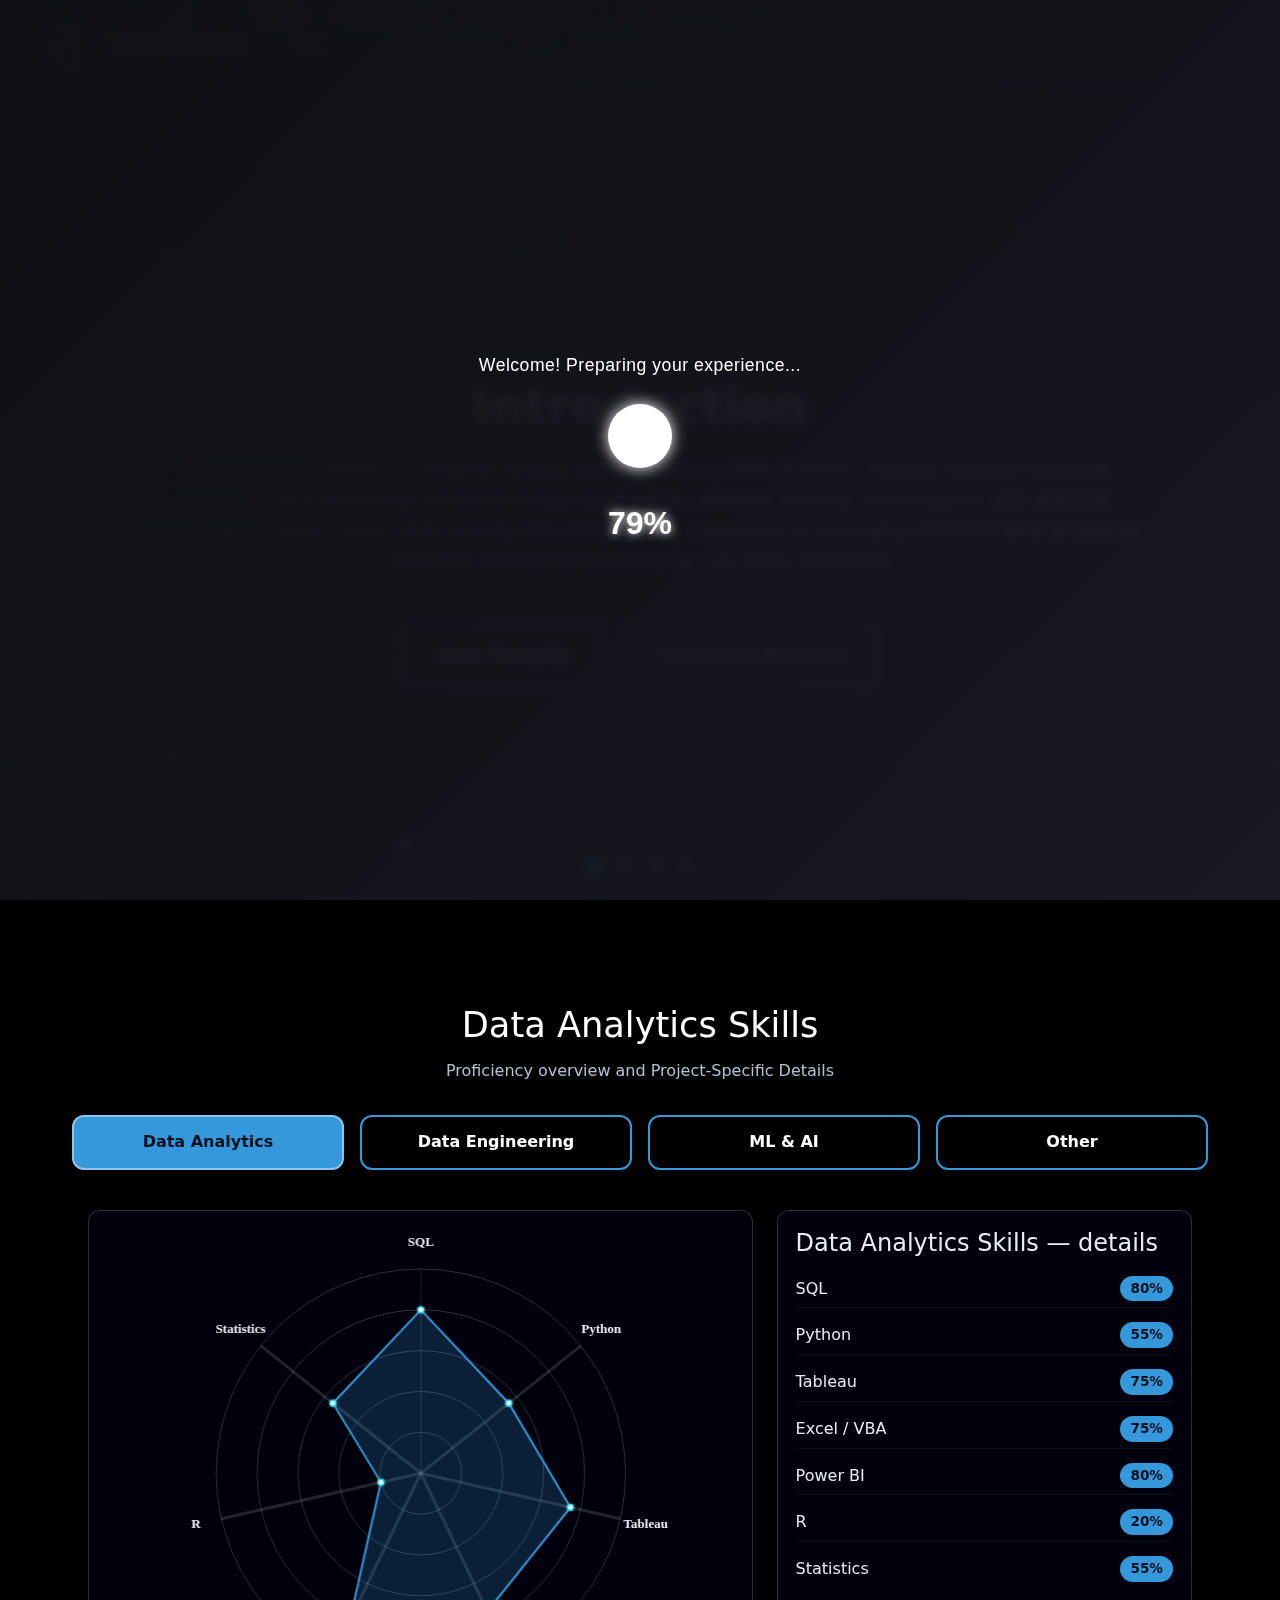
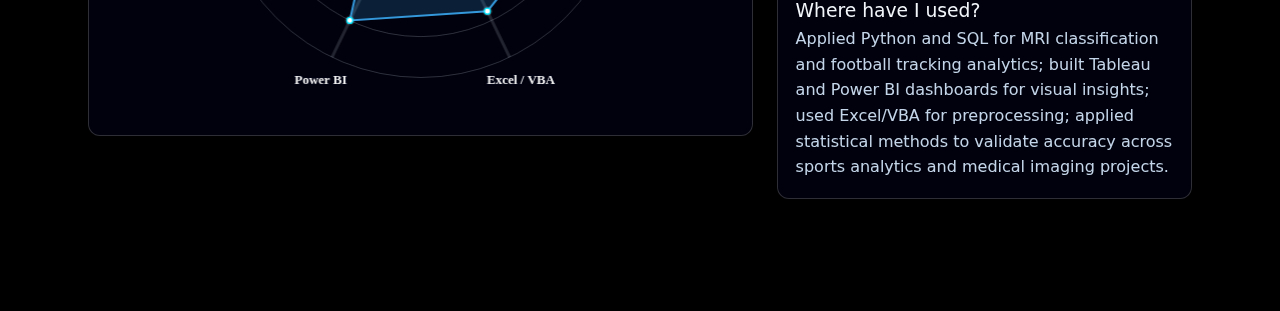
<file: index.html>
<!DOCTYPE html>
<html lang="en">
<head>
    <meta name="google-site-verification" content="fAlzmp23set8O8KkC93EL9AgGP8-ozFB4JCSW3D-Dq8" />
  <meta charset="UTF-8">
<title>Jaison Joseph - Data Specialist </title>
<link rel="canonical" href="https://darkdetonator.github.io/Jaison_Joseph-Portfolio/" />
  <!-- Add these in <head> section after existing meta tags -->
<meta name="description" content="Data Science Engineer specializing in Machine Learning, Computer Vision, and Big Data. View my portfolio of ML projects, YOLOv8 implementations, and data analytics work.">
<meta name="keywords" content="data scientist, machine learning engineer, computer vision, python developer, data analytics, AI engineer, Best Data Science portfolio, best AI protfolio , best portfolio, protfolio, bangalore, kerala">
<meta name="author" content="Jaison Joseph">
<meta name="robots" content="index, follow">

<!-- Open Graph for social sharing -->
<meta property="og:title" content="Jaison Joseph - Data Science Engineer Portfolio">
<meta property="og:description" content="ML Engineer specializing in Computer Vision & Data Analytics. View projects and technical expertise.">
<meta property="og:image" content="https://darkdetonator.github.io/Jaison_Joseph-Portfolio/profile_card/WhatsApp_Image_2025-08-06_at_11.11.15-removebg-preview.png">
<meta property="og:url" content="https://darkdetonator.github.io/Jaison_Joseph-Portfolio/">
<meta property="og:type" content="website">

<!-- Twitter Cards -->
<meta name="twitter:card" content="summary_large_image">
<meta name="twitter:title" content="Jaison Joseph - Data Science Engineer">
<meta name="twitter:description" content="ML Engineer specializing in Computer Vision & Data Analytics">
  
<link rel="shortcut icon" href="https://darkdetonator.github.io/Jaison_Joseph-Portfolio/favicon.ico" type="image/x-icon">
<link rel="icon" type="image/png" sizes="16x16" href="fevicon/favicon-16x16.png">
<link rel="icon" type="image/png" sizes="32x32" href="fevicon/favicon-32x32.png">
<link rel="icon" type="image/png" sizes="48x48" href="fevicon/favicon-48x48.png">
<link rel="apple-touch-icon" sizes="180x180" href="favicon-180x180.png">
  <meta name="viewport" content="width=device-width, initial-scale=1, shrink-to-fit=no">
  <link rel="stylesheet" href="loader/loader.css">
  <link href="styles.css" rel="stylesheet" >
      <link href="view_styles/main_360px.css" rel="stylesheet" >
    <link href="view_styles/Main_1024px.css" rel="stylesheet" >
    <link href="view_styles/Main_768px.css" rel="stylesheet" >
    <link href="view_styles/Main_480px.css" rel="stylesheet" >
    <link href="view_styles/main_360px.css" rel="stylesheet" >


  <link href="shooting_stars/shooting-star.css" rel="stylesheet" >
  <link rel="canonical" href="https://darkdetonator.github.io/Jaison_Joseph-Portfolio/">
  
</head>
<body>
    <!-- Add this right after opening <body> tag -->
<!-- Main Page Loader (for page loads/refreshes) -->
<!-- IMMEDIATE HTML LOADER - Shows instantly -->
    <div id="html-loader" class="html-loader">
        <div class="loader-content">
            <p id="html-loader-message">Loading...</p>
            <div class="moon-loader"></div>
            <div class="moon-percentage" id="html-percentage">0%</div>
        </div>
    </div>

   




  <!-- Shooting Star Background -->
  <div id="shooting-star-bg" style="position:fixed;top:0;left:0;width:100vw;height:100vh;z-index:0;pointer-events:none;"></div>
  
  <!-- NAV -->
  <nav class="navbar">
  <div class="nav-container">
    <!-- Profile on left -->
    <div class="logo-profile-container">
      <img class="logo-profile-img" src="profile_card/WhatsApp_Image_2025-08-06_at_11.11.15-removebg-preview.png" alt="Jaison Joseph - Data Science Engineer Profile Photo">
      <span class="profile-name">Jaison Joseph</span>
      <!-- Profile card (hover popup) -->
       
      <div class="profile-card">
        <div class="profile-card-header">
          <img class="profile-card-img" src="profile_card/WhatsApp_Image_2025-08-06_at_11.11.15-removebg-preview.png" alt="Jaison Joseph - Data Science Engineer Profile Photo">
          <div class="profile-card-info">
            <h3>Jaison  Joseph</h3>
            <div class="job-title">Data Science Engineer </div>
          </div>
        </div>
        <div class="profile-card-details">
            <div class="profile-detail">
                            <span class="detail-label">Experience:</span>
                            <span class="detail-value">2 Months</span>
                        </div>
                        <div class="profile-detail">
                            <span class="detail-label">From:</span>
                            <span class="detail-value">Alleppey, Kerala <img 
                                src="profile_card/flag.png" 
                                width="16" 
                                height="12" 
                                alt="India Flag"
                            >
                            </span>


                        </div>
                        <div class="profile-detail">
                            <span class="detail-label">Currently Living:</span>
                            <span class="detail-value">Bangalore, Karnataka <img 
                                src="profile_card/flag.png" 
                                width="16" 
                                height="12" 
                                alt="India Flag"
                            >
                            </span>
                        </div>
                        <div class="profile-detail">
                            <span class="detail-label">Date of Birth:</span>
                            <span class="detail-value">19/11/2002</span>
                        </div>
                        <div class="profile-detail">
                            <span class="detail-label">Languages:</span>
                            <span class="detail-value">English, Hindi, Kannada, Malayalam</span>
                        </div>
                        
                        <div class="profile-detail">
                            <div class="detail-label">Focus</div>
                            <div class="detail-value">Data Engineer, AI/ML Engineer, Data Analyst</div>
                        </div>
                        <div class="profile-detail">
                            <span class="detail-label">Availability:</span>
                            <span class="detail-value-avl">
                                 Open to Work<span class="detail-value"> (Immediate)</span>
                                    </span>
                    </div>
                </div>
            </div>
      
           <a href="/" class="nav-link">Home</a>
<a href="/Jaison_Joseph-Portfolio/projects.html" class="nav-link">Projects</a>
<a href="/Jaison_Joseph-Portfolio/contact.html" class="nav-link">Contact</a>

        
        
        <!-- Navigation links (right side) -->
        
    </div>
</nav>



  <!-- MAIN -->
  <main class="main-content">
    <!-- HOME -->
    <section id="home" class="page active">
        <h1 class="sr-only">Jaison Joseph - Data Science Engineer Portfolio</h1>

      <section class="hero-section snap-section" role="banner">

    <div class="slider-container">
        <button class="slider-control left" aria-label="Previous slide" type="button"></button>
        <button class="slider-control right" aria-label="Next slide" type="button"></button>
        <ul class="slider-pagi"></ul>
        <div class="slider">
            <div class="slide slide-0 active">
                <div class="slide__content">
                    
                    <div class="slide__text">
                        <h2 class="slide__text-heading"> Introduction</h2>
                        <p class="slide__text-desc">Recent graduate (2025) in Computer Science and Engineering (Data Science – Honors) from Jain School of Engineering and Technology. Proficient in data engineering, machine learning, and analytics, with practical expertise in computer vision, OCR, and big data technologies. Committed to leveraging technical skills to develop impactful, data-driven solutions for real-world challenges. 
</p>
                        <div class="slide__buttons">
                <a href="docs/Jaison_Joseph_Resume_10082025_v1.pdf" target="_blank" class="slide__text-link view-btn" rel="noopener noreferrer">View Resume</a>
                <a href="docs/Jaison_Joseph_Resume_10082025_v1.pdf" download="Jaison_Joseph_Resume_10082025_v1.pdf" class="slide__text-link download-btn">Download Resume</a>
            </div>
                    </div>
                </div>
            </div>
            
            <div class="slide slide-1">
                <div class="slide__content">
                    
                    <div class="slide__text">
                        <h2 class="slide__text-heading">Experience</h2>
                        <p class="slide__text-desc">I worked as a Machine Learning Engineer Intern at <a href="https://trecent.in/" target="_blank" class="company-link" rel="noopener noreferrer">Trecent Systems</a>, where I focused on developing advanced computer vision and OCR solutions. My work involved building YOLOv8-based object detection systems for traffic analysis, creating and annotating large-scale datasets, and fine-tuning models to perform accurately in complex road environments. I also developed real-time tracking modules using BYTE Tracker, DEEP SORT, and Euclidean distance, and integrated PaddleOCR for license plate recognition with custom tuning. This experience allowed me to strengthen my skills in deep learning, image preprocessing, and deploying AI models into practical, high-impact applications.</p>

                        
                    </div>
                </div>
            </div>
            
            <div class="slide slide-2">
                <div class="slide__content">
                    
                    <div class="slide__text">
                        <h2 class="slide__text-heading">Skills</h2>
                        <div class="skills-organized">
                <div class="skill-row">
                    <span class="skill-cat">Languages:</span>
                    <span class="skill-items">Python • SQL</span>
                </div>
                <div class="skill-row">
                    <span class="skill-cat">ML/AI:</span>
                    <span class="skill-items">TensorFlow • YOLOv8 • PaddleOCR • OpenCV • Generative AI</span>
                </div>
               
                <div class="skill-row">
                    <span class="skill-cat">Big Data:</span>
                    <span class="skill-items">Hadoop • Kafka • Spark • Airflow</span>
                </div>
                <div class="skill-row">
                    <span class="skill-cat">Cloud/DB:</span>
                    <span class="skill-items">AWS • Snowflake • MySQL • MongoDB</span>
                </div>
                <div class="skill-row">
                    <span class="skill-cat">Visualization:</span>
                    <span class="skill-items">Power BI • Tableau • Excel • Qlik View</span>
                </div>
                <div class="skill-row">
                    <span class="skill-cat">Dev Tools:</span>
                    <span class="skill-items">Git • CVAT • Jupyter • VS Code</span>
                </div>
            </div>

                    <a href="#skills-section" class="slide__text-link skills-redirect-btn">
                    View Detailed Skills
                </a>
                    </div>
                </div>
            </div>
            
            <div class="slide slide-3">
                <div class="slide__content">
                    
                    <div class="slide__text">
                        <h2 class="slide__text-heading">Interactive Portfolio Experience
</h2>
                        <p class="slide__text-desc" ><b id="slide_subtopic">Discover the hidden interactive features and easter eggs throughout this portfolio.</b><br>
</p>
                        <p class="slide__text-desc">1) Personal details are available on the profile card - just hover on the profile pic to reveal more about me.<br><br>

2) If you get time, there are shooting stars scattered across the background. You can burst them with a click, though it's quite difficult to catch the speedy ones. Still, best of luck!<br><br>
3) Visit the skills section to interact with a dynamic radar chart showcasing my technical expertise.
Feel free to explore and discover more interactive elements as you browse through the portfolio!
</p>
                    </div>
                </div>
            </div>
        </div>
        <div class="pagination-container">
    <!-- Info header -->
    
    
    <!-- Pagination dots with hover info -->
    <div class="pagination">
        <div class="pagination-dot active" data-slide="0" data-info="Introduction & Overview">
            <div class="dot-tooltip">Introduction</div>
        </div>
        <div class="pagination-dot" data-slide="1" data-info="Technical Skills & Expertise">
            <div class="dot-tooltip">Experience</div>
        </div>
        <div class="pagination-dot" data-slide="2" data-info="Professional Experience">
            <div class="dot-tooltip">Technical Skills</div>
        </div>
        <div class="pagination-dot" data-slide="3" data-info="Projects & Portfolio">
            <div class="dot-tooltip">Portfolio Details</div>
        </div>
        
    </div>
</div>
    </div>
    <!--<div class="section-transition-top"></div>-->
</section>



      <!-- OBJECTIVE -->
     <!-- Pagination with hover info -->


      <!-- SKILLS -->
      <section class="skills-section snap-section" id="skills-section">
        <!--<div class="section-transition-bottom"></div>-->
  <div class="skills-container">
    <div class="skills-header">
      <h2 id="skillsTitle">Data Analytics Skills</h2>
      <p>Proficiency overview and Project-Specific Details</p>
    </div>

    <!-- Keep your role buttons if you already have them -->
    <div class="role-buttons">
      <button class="role-btn active" data-role="data-analytics">Data Analytics</button>
      <button class="role-btn" data-role="data-engineering">Data Engineering</button>
      <button class="role-btn" data-role="ml-ai">ML & AI</button>
      <button class="role-btn" data-role="other">Other</button>
    </div>

    <!-- Single entity: left = radar, right = explanation -->
    <div class="skills-entity" id="skillsEntity">
      <div class="entity-left">
        <!-- Shooting star stays behind: ensure any starfield canvas/element is placed earlier in DOM or as body background -->
        <canvas id="radarCanvas" aria-label="Radar chart" role="img"></canvas>
      </div>

      <aside class="entity-right">
        <h2 id="skillsRoleHeading">About these skills</h2>

        <!-- Dynamic list of skills and levels -->
        <div id="skillsList" class="skills-list"></div>

        <!-- Explanation area: where skills are used -->
        <div class="project-mini">
          <h3>Where have I used?</h3>
          <ul id="skillsUsage" class="usage-list">
            <!-- Dynamically populated with short project/use cases -->
          </ul>
        </div>
      </aside>
    </div>
  </div>
</section>


    </section>

    <!-- CONTACT -->
  </main>
    <script src="prefetech-network/prefetch-manager.js"></script>

    <script src="prefetech-network/network-speed-test.js"></script>

    <script src="loader/loader.js"></script> 
  <script src="shooting_stars/shooting-star.js"></script>
  <script src="script.js"></script>
  

  <script type="application/ld+json">
{
  "@context": "https://schema.org",
  "@type": "Person",
  "name": "Jaison Joseph",
  "jobTitle": "Data Science Engineer",
  "description": "Machine Learning Engineer specializing in Computer Vision and Data Analytics",
  "url": "https://darkdetonator.github.io/Jaison_Joseph-Portfolio/",
  "sameAs": [
    "https://github.com/darkdetonator"
  ],
  "address": {
    "@type": "PostalAddress",
    "addressLocality": "Bangalore",
    "addressRegion": "Karnataka",
    "addressCountry": "IN"
  },
  "alumniOf": {
    "@type": "Organization",
    "name": "Jain School of Engineering and Technology"
  }
}
</script>
</body>
</html>
</file>
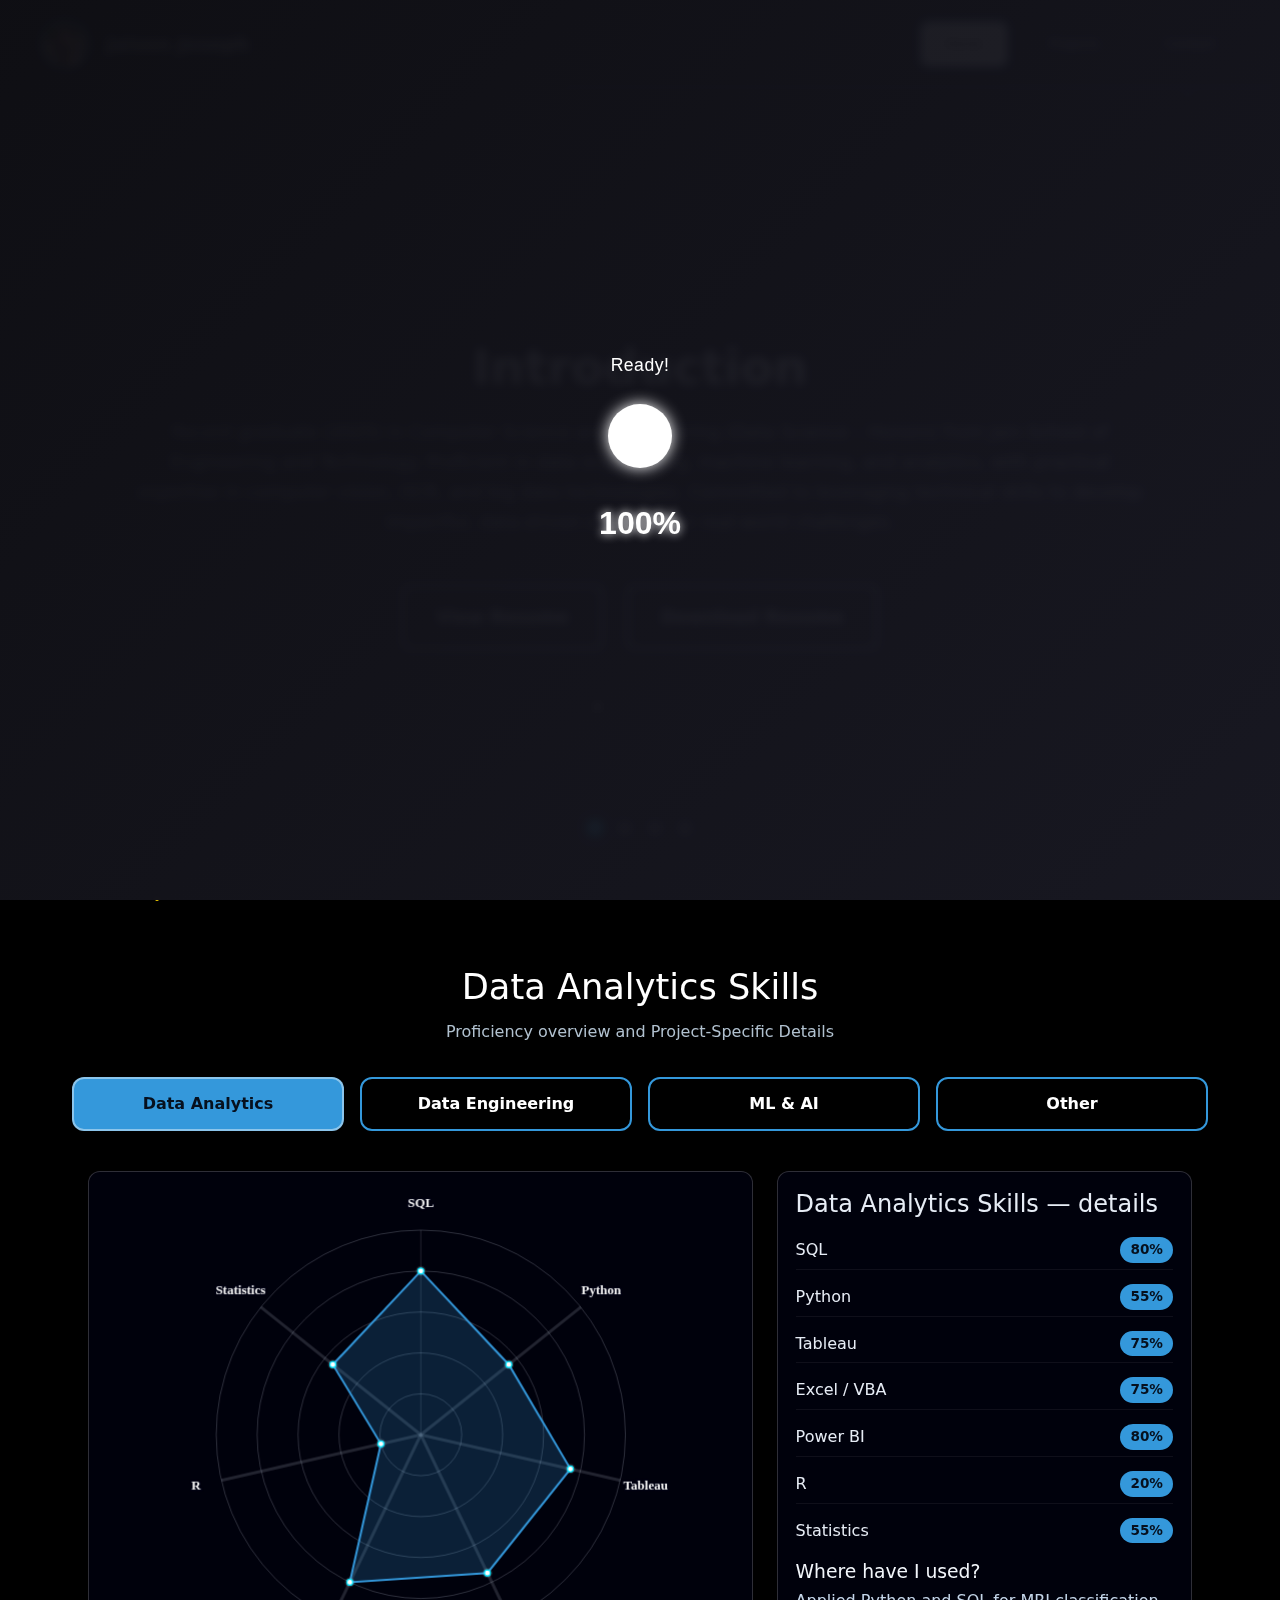
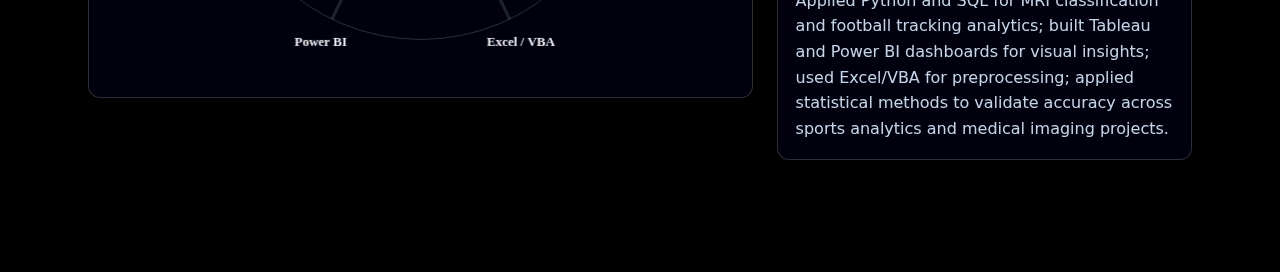
<file: main.html>
<!DOCTYPE html>
<html lang="en">
<head>
  <meta charset="UTF-8" />
  <title>Jaison Joseph - Data Specialist </title>
<link rel="icon" type="image/png" sizes="16x16" href="/fevicon/favicon-16x16.png">
<link rel="icon" type="image/png" sizes="32x32" href="/fevicon/favicon-32x32.png">
<link rel="icon" type="image/png" sizes="48x48" href="/fevicon/favicon-48x48.png">
<link rel="apple-touch-icon" sizes="180x180" href="/fevicon/favicon-180x180.png">
  <meta name="viewport" content="width=device-width, initial-scale=1, shrink-to-fit=no, user-scalable=no" />
  <link rel="stylesheet" href="loader/loader.css">
  <link href="styles.css" rel="stylesheet" />
    <link href="view_styles/Main_1024px.css" rel="stylesheet" />
    <link href="view_styles/Main_768px.css" rel="stylesheet" />
    <link href="view_styles/Main_480px.css" rel="stylesheet" />

  <link href="shooting_stars/shooting-star.css" rel="stylesheet" />
  <style>

</style>
  
</head>
<body>
    <!-- Add this right after opening <body> tag -->
<!-- Main Page Loader (for page loads/refreshes) -->
<!-- IMMEDIATE HTML LOADER - Shows instantly -->
    <div id="html-loader" class="html-loader">
        <div class="loader-content">
            <p id="html-loader-message">Loading...</p>
            <div class="moon-loader"></div>
            <div class="moon-percentage" id="html-percentage">0%</div>
        </div>
    </div>

   




  <!-- Shooting Star Background -->
  <div id="shooting-star-bg" style="position:fixed;top:0;left:0;width:100vw;height:100vh;z-index:0;pointer-events:none;"></div>
  
  <!-- NAV -->
  <nav class="navbar">
  <div class="nav-container">
    <!-- Profile on left -->
    <div class="logo-profile-container">
      <img class="logo-profile-img" src="profile_card/WhatsApp_Image_2025-08-06_at_11.11.15-removebg-preview.png" alt="Profile" />
      <span class="profile-name">Jaison Joseph</span>
      <!-- Profile card (hover popup) -->
       
      <div class="profile-card">
        <div class="profile-card-header">
          <img class="profile-card-img" src="profile_card/WhatsApp_Image_2025-08-06_at_11.11.15-removebg-preview.png" alt="Profile" />
          <div class="profile-card-info">
            <h3>Jaison  Joseph</h3>
            <div class="job-title">Data Science Engineer </div>
          </div>
        </div>
        <div class="profile-card-details">
            <div class="profile-detail">
                            <span class="detail-label">Experience:</span>
                            <span class="detail-value">2 Months</span>
                        </div>
                        <div class="profile-detail">
                            <span class="detail-label">From:</span>
                            <span class="detail-value">Alleppey, Kerala <img 
                                src="profile_card/flag.png" 
                                width="16" 
                                height="12" 
                                alt="India Flag"
                            >
                            </span>


                        </div>
                        <div class="profile-detail">
                            <span class="detail-label">Currently Living:</span>
                            <span class="detail-value">Bangalore, Karnataka <img 
                                src="profile_card/flag.png" 
                                width="16" 
                                height="12" 
                                alt="India Flag"
                            >
                            </span>
                        </div>
                        <div class="profile-detail">
                            <span class="detail-label">Date of Birth:</span>
                            <span class="detail-value">19/11/2002</span>
                        </div>
                        <div class="profile-detail">
                            <span class="detail-label">Languages:</span>
                            <span class="detail-value">English, Hindi, Kannada, Malayalam</span>
                        </div>
                        
                        <div class="profile-detail">
                            <div class="detail-label">Focus</div>
                            <div class="detail-value">Data Engineer, AI/ML Engineer, Data Analyst</div>
                        </div>
                        <div class="profile-detail">
                            <span class="detail-label">Availability:</span>
                            <span class="detail-value-avl">
                                 Open to Work<span class="detail-value"> (Immediate)</span>
                                    </span>
                    </div>
                </div>
            </div>
      
            </div>
            <div class="nav-links">
            <a href="#" class="nav-link active" data-target="home">Home</a>
            <a href="#" class="nav-link" data-target="projects">Projects</a>
            <a href="#" class="nav-link" data-target="contact">Contact</a>
        </div>
        
        
        <!-- Navigation links (right side) -->
        
    </div>
</nav>



  <!-- MAIN -->
  <main class="main-content">
    <!-- HOME -->
    <section id="home" class="page active">
      <section class="hero-section snap-section">
    <div class="slider-container">
        <div class="slider-control left" aria-label="Previous slide"></div>
        <div class="slider-control right" aria-label="Next slide"></div>
        <ul class="slider-pagi"></ul>
        <div class="slider">
            <div class="slide slide-0 active">
                <div class="slide__content">
                    
                    <div class="slide__text">
                        <h2 class="slide__text-heading"> Introduction</h2>
                        <p class="slide__text-desc">Recent graduate (2025) in Computer Science and Engineering (Data Science – Honors) from Jain School of Engineering and Technology. Proficient in data engineering, machine learning, and analytics, with practical expertise in computer vision, OCR, and big data technologies. Committed to leveraging technical skills to develop impactful, data-driven solutions for real-world challenges. 
</p>
                        <div class="slide__buttons">
                <a href="docs/Jaison_Joseph_Resume_10082025_v1.pdf" target="_blank" class="slide__text-link view-btn" rel="noopener noreferrer">View Resume</a>
                <a href="docs/Jaison_Joseph_Resume_10082025_v1.pdf" download="Jaison_Joseph_Resume_10082025_v1.pdf" class="slide__text-link download-btn">Download Resume</a>
            </div>
                    </div>
                </div>
            </div>
            
            <div class="slide slide-1">
                <div class="slide__content">
                    
                    <div class="slide__text">
                        <h2 class="slide__text-heading">Experience</h2>
                        <p class="slide__text-desc">I worked as a Machine Learning Engineer Intern at <a href="https://trecent.in/" target="_blank" class="company-link" rel="noopener noreferrer">Trecent Systems</a>, where I focused on developing advanced computer vision and OCR solutions. My work involved building YOLOv8-based object detection systems for traffic analysis, creating and annotating large-scale datasets, and fine-tuning models to perform accurately in complex road environments. I also developed real-time tracking modules using BYTE Tracker, DEEP SORT, and Euclidean distance, and integrated PaddleOCR for license plate recognition with custom tuning. This experience allowed me to strengthen my skills in deep learning, image preprocessing, and deploying AI models into practical, high-impact applications.</p>

                        
                    </div>
                </div>
            </div>
            
            <div class="slide slide-2">
                <div class="slide__content">
                    
                    <div class="slide__text">
                        <h2 class="slide__text-heading">Skills</h2>
                        <div class="skills-organized">
                <div class="skill-row">
                    <span class="skill-cat">Languages:</span>
                    <span class="skill-items">Python • SQL</span>
                </div>
                <div class="skill-row">
                    <span class="skill-cat">ML/AI:</span>
                    <span class="skill-items">TensorFlow • YOLOv8 • PaddleOCR • OpenCV • Generative AI</span>
                </div>
               
                <div class="skill-row">
                    <span class="skill-cat">Big Data:</span>
                    <span class="skill-items">Hadoop • Kafka • Spark • Airflow</span>
                </div>
                <div class="skill-row">
                    <span class="skill-cat">Cloud/DB:</span>
                    <span class="skill-items">AWS • Snowflake • MySQL • MongoDB</span>
                </div>
                <div class="skill-row">
                    <span class="skill-cat">Visualization:</span>
                    <span class="skill-items">Power BI • Tableau • Excel • Qlik View</span>
                </div>
                <div class="skill-row">
                    <span class="skill-cat">Dev Tools:</span>
                    <span class="skill-items">Git • CVAT • Jupyter • VS Code</span>
                </div>
            </div>

                    <a href="#skills-section" class="slide__text-link skills-redirect-btn">
                    View Detailed Skills
                </a>
                    </div>
                </div>
            </div>
            
            <div class="slide slide-3">
                <div class="slide__content">
                    
                    <div class="slide__text">
                        <h2 class="slide__text-heading">Interactive Portfolio Experience
</h2>
                        <p class="slide__text-desc"><b>Discover the hidden interactive features and easter eggs throughout this portfolio.</b><br>
</p>
                        <p class="slide__text-desc">1) Personal details are available on the profile card - just hover on the profile pic to reveal more about me.<br><br>

2) If you get time, there are shooting stars scattered across the background. You can burst them with a click, though it's quite difficult to catch the speedy ones. Still, best of luck!<br><br>
3) Visit the skills section to interact with a dynamic radar chart showcasing my technical expertise.
Feel free to explore and discover more interactive elements as you browse through the portfolio!
</p>
                    </div>
                </div>
            </div>
        </div>
        <div class="pagination-container">
    <!-- Info header -->
    
    
    <!-- Pagination dots with hover info -->
    <div class="pagination">
        <div class="pagination-dot active" data-slide="0" data-info="Introduction & Overview">
            <div class="dot-tooltip">Introduction</div>
        </div>
        <div class="pagination-dot" data-slide="1" data-info="Technical Skills & Expertise">
            <div class="dot-tooltip">Experience</div>
        </div>
        <div class="pagination-dot" data-slide="2" data-info="Professional Experience">
            <div class="dot-tooltip">Technical Skills</div>
        </div>
        <div class="pagination-dot" data-slide="3" data-info="Projects & Portfolio">
            <div class="dot-tooltip">Portfolio Details</div>
        </div>
        
    </div>
</div>
    </div>
    <!--<div class="section-transition-top"></div>-->
</section>



      <!-- OBJECTIVE -->
     <!-- Pagination with hover info -->


      <!-- SKILLS -->
      <section class="skills-section snap-section" id="skills-section">
        <!--<div class="section-transition-bottom"></div>-->
  <div class="skills-container">
    <div class="skills-header">
      <h2 id="skillsTitle">Data Analytics Skills</h2>
      <p>Proficiency overview and Project-Specific Details</p>
    </div>

    <!-- Keep your role buttons if you already have them -->
    <div class="role-buttons">
      <button class="role-btn active" data-role="data-analytics">Data Analytics</button>
      <button class="role-btn" data-role="data-engineering">Data Engineering</button>
      <button class="role-btn" data-role="ml-ai">ML & AI</button>
      <button class="role-btn" data-role="other">Other</button>
    </div>

    <!-- Single entity: left = radar, right = explanation -->
    <div class="skills-entity" id="skillsEntity">
      <div class="entity-left">
        <!-- Shooting star stays behind: ensure any starfield canvas/element is placed earlier in DOM or as body background -->
        <canvas id="radarCanvas" aria-label="Radar chart" role="img"></canvas>
      </div>

      <aside class="entity-right">
        <h2 id="skillsRoleHeading">About these skills</h2>

        <!-- Dynamic list of skills and levels -->
        <div id="skillsList" class="skills-list"></div>

        <!-- Explanation area: where skills are used -->
        <div class="project-mini">
          <h3>Where have I used?</h3>
          <ul id="skillsUsage" class="usage-list">
            <!-- Dynamically populated with short project/use cases -->
          </ul>
        </div>
      </aside>
    </div>
  </div>
</section>


    </section>

    <!-- CONTACT -->
  </main>
    <script src="prefetech-network/prefetch-manager.js"></script>

    <script src="/prefetech-network/network-speed-test.js"></script>

    <script src="loader/loader.js"></script> 
  <script src="shooting_stars/shooting-star.js"></script>
  <script src="script.js"></script>
  
</body>
</html>
</file>
<file: loader/loader.css>
/* Moon Phase Loader Styles */
.page-load-overlay {
    position: fixed;
    top: 0;
    left: 0;
    width: 100vw;
    height: 100vh;
    background: linear-gradient(135deg, rgba(15,15,20,0.97), rgba(25,25,35,0.95));
    display: none;
    align-items: center;
    justify-content: center;
    z-index: 999999;
    opacity: 0;
    visibility: hidden;
    backdrop-filter: blur(5px);
    font-family: Arial, sans-serif;
}

.loader-content {
    text-align: center;
    animation: contentFloat 3s ease-in-out infinite;
    max-width: 400px;
    width: 90%;
    display: flex;
    flex-direction: column;
    align-items: center;
}

.loader-content p {
    color: #ffffff;
    font-size: 1.1rem;
    margin-bottom: 25px;
    font-weight: 500;
    letter-spacing: 0.5px;
    transition: all 0.3s ease;
    min-height: 1.5rem;
}

/* Moon Loader */
.moon-loader {
    width: 4em;
    height: 4em;
    border-radius: 50%;
    background: #fff;
    position: relative;
    overflow: hidden;
    box-shadow: 0 0 15px #fff;
    animation: glow 2s infinite alternate ease-in-out;
    margin-bottom: 20px;
}

.moon-loader::after {
    content: '';
    position: absolute;
    top: 0;
    left: 0;
    width: 4em;
    height: 4em;
    border-radius: 50%;
    background: #000;
    transform: translateX(-100%);
    animation: moon-phase 2s infinite linear;
}

.moon-percentage {
    font-size: 2em;
    font-weight: bold;
    color: #fff;
    text-shadow: 0 0 10px #fff;
    margin-top: 10px;
}

/* Keep legacy progress bar for fallback */
.progress-bar {
    width: 100%;
    max-width: 320px;
    height: 6px;
    background: rgba(255, 255, 255, 0.15);
    margin: 20px auto 0;
    border-radius: 10px;
    overflow: hidden;
    box-shadow: inset 0 1px 3px rgba(0,0,0,0.3);
    display: none; /* Hidden by default for moon loader */
}

.progress-fill {
    width: 0%;
    height: 100%;
    background: linear-gradient(90deg, 
        #3498db 0%, 
        #00e5ff 50%, 
        #1abc9c 100%
    );
    border-radius: 10px;
    transition: all 0.1s ease-out;
    box-shadow: 0 0 10px rgba(52, 152, 219, 0.6);
    position: relative;
}

/* Moon animations */
@keyframes moon-phase {
    0% { transform: translateX(-100%); }
    50% { transform: translateX(0); }
    100% { transform: translateX(100%); }
}

@keyframes glow {
    from { box-shadow: 0 0 5px #888; }
    to { box-shadow: 0 0 20px #fff; }
}

@keyframes contentFloat {
    0%, 100% { 
        transform: translateY(0px); 
    }
    50% { 
        transform: translateY(-8px); 
    }
}

/* Loading dots animation for text */
.loader-content p.loading::after {
    content: '';
    animation: dots 1.5s steps(4, end) infinite;
}

@keyframes dots {
    0%, 20% { content: ''; }
    40% { content: '.'; }
    60% { content: '..'; }
    80%, 100% { content: '...'; }
}

/* BLACK BACKGROUND - Prevents content flash */
#page-background {
  position: fixed;
  top: 0;
  left: 0;
  width: 100%;
  height: 100%;
  background-color: #000;
  z-index: 9998;
  opacity: 1;
  transition: opacity 0.4s ease-out;
}

/* LOADER OVERLAY - Enhanced styles */
#page-load-overlay {
  position: fixed;
  top: 0;
  left: 0;
  width: 100%;
  height: 100%;
  background: rgba(0, 0, 0, 0.675);
  backdrop-filter: blur(10px);

  display: none;
  justify-content: center;
  align-items: center;
  flex-direction: column;
  color: white;
  font-family: 'Arial', sans-serif;
  z-index: 9999;
  transition: opacity 0.4s ease-out;
}

/* Navigation loader styles */
.nav-loader {
    background: rgba(0, 0, 0, 0.8) !important;
}

.nav-loader .loader-content {
    animation: none;
}

.nav-loader .progress-bar {
    display: none;
}

.nav-loader-spinner {
    width: 40px;
    height: 40px;
    border: 3px solid rgba(255, 255, 255, 0.3);
    border-top: 3px solid #3498db;
    border-radius: 50%;
    animation: spin 1s linear infinite;
    margin-bottom: 1rem;
}

@keyframes spin {
    0% { transform: rotate(0deg); }
    100% { transform: rotate(360deg); }
}

/* HTML Loader - displays immediately */
.html-loader {
    position: fixed;
    top: 0;
    left: 0;
    width: 100vw;
    height: 100vh;
    background: linear-gradient(135deg, rgba(15,15,20,0.97), rgba(25,25,35,0.95));
    display: flex;
    align-items: center;
    justify-content: center;
    z-index: 999999;
    opacity: 1;
    visibility: visible;
    backdrop-filter: blur(5px);
    font-family: Arial, sans-serif;
}

/* Main content wrapper - hidden initially */
.main-content-wrapper {
    opacity: 0;
    visibility: hidden;
    transition: opacity 0.4s ease-out, visibility 0.4s ease-out;
}

/* Prevent content flash during loader transition */
body {
    overflow: hidden;
}

body.loaded {
    overflow: auto;
}
</file>
<file: styles.css>
*, *::before, *::after {
    margin: 0;
    padding: 0;
    box-sizing: border-box;
    -webkit-box-sizing: border-box;
    -moz-box-sizing: border-box;
}

/* Browser-specific font rendering fixes */
body {
    -webkit-font-smoothing: antialiased;
    -moz-osx-font-smoothing: grayscale;
    text-rendering: optimizeLegibility;
    font-feature-settings: "kern" 1;
    -webkit-text-size-adjust: 100%;
    -ms-text-size-adjust: 100%;
    line-height: 1.6; /* Explicit line-height */
}

/* Force consistent backdrop-filter across browsers */
.navbar,
.profile-card,
.slide__text,
.entity-left,
.entity-right,
.pagination-header,
.pagination {
    -webkit-backdrop-filter: blur(15px);
    backdrop-filter: blur(15px);
}

/* Fix Chrome's default button/input styling */
button, input, select, textarea {
    font-family: inherit;
    font-size: 100%;
    line-height: 1.15;
    margin: 0;
    -webkit-appearance: none;
    -moz-appearance: none;
    appearance: none;
}

/* Consistent font sizes - Replace clamp() with fixed px values */
.slide__text-heading {
    font-size: 48px !important; /* Instead of clamp() */
    font-weight: 700 !important;
    line-height: 1.1 !important;
}

.slide__text-desc {
    font-size: 24px !important; /* Instead of clamp() */
    line-height: 1.6 !important;
}

.profile-name {
    font-size: 19px; /* Instead of 1.2rem */
    font-weight: 600;
    line-height: 1.2;
}

.nav-link {
    font-size: 13px; /* Instead of 0.8rem */
    line-height: 1.4;
    padding: 12px 24px; /* px instead of rem */
}

.skills-header h2 {
    font-size: 35px; /* Instead of 2.2rem */
    line-height: 1.3;
}

/* Fix Chrome's flexbox differences */
.nav-container,
.logo-profile-container,
.nav-links,
.slide__text,
.skills-organized,
.slide__buttons {
    display: -webkit-flex;
    display: -ms-flexbox;
    display: flex;
}

/* Consistent transform and transition prefixes */
.logo-profile-img,
.nav-link,
.slider-control,
.pagination-dot {
    -webkit-transform: scale(1);
    -ms-transform: scale(1);
    transform: scale(1);
    -webkit-transition: all 0.3s ease;
    -moz-transition: all 0.3s ease;
    -ms-transition: all 0.3s ease;
    -o-transition: all 0.3s ease;
    transition: all 0.3s ease;
}

/* Fix Chrome's grid differences */
.role-buttons,
.projects-grid,
.skills-entity {
    display: -ms-grid;
    display: grid;
}

/* Explicit border-radius values */
.navbar,
.profile-card,
.slide__text,
.role-btn,
.entity-left,
.entity-right {
    -moz-border-radius: 12px;
    border-bottom-left-radius: 12px;
    border-bottom-right-radius: 12px;

}

/* Fix Chrome's default margins on headings */
h1, h2, h3, h4, h5, h6 {
    margin: 0;
    font-weight: inherit;
    line-height: 1.2;
}

/* Fix Chrome's default paragraph margins */
p {
    margin: 0;
    line-height: 1.6;
}

#slide_subtopic{
        color: #4da3ff;
}

/* Consistent list styling */
ul, ol {
    margin: 0;
    padding: 0;
    list-style: none;
}

/* Fix Chrome's default link styling */
a {
    color: inherit;
    text-decoration: none;
    -webkit-tap-highlight-color: transparent;
}

/* Browser-specific scrollbar fixes */
* {
    scrollbar-width: thin;
    scrollbar-color: #3498db transparent;
    -ms-overflow-style: -ms-autohiding-scrollbar;
}

*::-webkit-scrollbar {
    width: 12px;
    height: 12px;
}

*::-webkit-scrollbar-track {
    background: rgba(0, 2, 20, 0.3);
    -webkit-border-radius: 100px;
    border-radius: 100px;
}

*::-webkit-scrollbar-thumb {
    background: linear-gradient(180deg, #d0368a 0%, #708ad4 99%);
    -webkit-border-radius: 100px;
    border-radius: 100px;
    border: 2px solid rgba(0, 2, 20, 0.3);
}

/* Force consistent selection styling */
::selection {
    background: rgba(52, 152, 219, 0.3);
    color: #E6ECF5;
}

::-moz-selection {
    background: rgba(52, 152, 219, 0.3);
    color: #E6ECF5;
}
/* Reset */
* { margin: 0; padding: 0; box-sizing: border-box; }

/* Base */
body {
    font-family: 'Inter', system-ui, -apple-system, Segoe UI, Roboto, sans-serif;
    line-height: 1.6;
    color: #E6ECF5;
    background: rgb(0, 0, 0) !important;
    user-select: none;
    -webkit-user-select: none;
    -moz-user-select: none;
    -ms-user-select: none;
    /* Scroll snap container */
    scroll-snap-type: y mandatory;
    overflow-y: scroll;
    height: 100vh;
}

/* Scroll snap sections */
.snap-section {
    scroll-snap-align: start;
    min-height: 100vh;
}

/* NAV - Profile left, navigation right */
.navbar {
    background: rgba(0, 6, 61, 0.201);
    
    border-bottom: 0.5px solid #3498db;
    padding: 1.2rem 0;
    position: fixed; 
    top: 0; left: 0; right: 0;
    z-index: 1000;
    transition: border-bottom-color 0.3s ease; /* Smooth transition */
}

/* Navbar color changes for each service */
.navbar.service-1-active {
    border-bottom-color: #3498db; /* Blue for AI/ML */
}

.navbar.service-2-active {
    border-bottom-color: #a929e4; /* Purple for Computer Vision */
}

.navbar.service-3-active {
    border-bottom-color: #6be22b; /* Green for Web Development */
}

.detail-value-avl .detail-value {
    margin-left: 0; /* remove extra spacing */
}

.nav-container {
    max-width: 1400px;
    margin: 0 auto;
    padding: 0 2.5rem;
    display: flex;
    justify-content: space-between; /* Profile left, links right */
    align-items: center;
}

/* Profile section - moved to left */
.logo-profile-container { 
    position: relative; 
    display: flex;
    align-items: center;
    gap: 1rem;
    cursor: pointer;
    z-index: 1001;
}

.logo-profile-img { 
    width: 50px;
    height: 50px; 
    object-fit: cover; 
    border-radius: 50%; 
    border: 2px solid #3498db; 
    transition: transform .3s; 
}
/* Profile image active states - synchronized with service colors */
.navbar.service-1-active .logo-profile-img {
    border-color: #3498db !important;
    box-shadow: 0 0 15px rgba(52, 152, 219, 0.4) !important;
}

.navbar.service-2-active .logo-profile-img {
    border-color: #a929e4 !important;
    box-shadow: 0 0 15px rgba(169, 41, 228, 0.4) !important;
}

.navbar.service-3-active .logo-profile-img {
    border-color: #6be22b !important;
    box-shadow: 0 0 15px rgba(107, 226, 43, 0.4) !important;
}

.logo-profile-img:hover {
    border-color: #5dade2;
    box-shadow: 0 0 15px rgba(52, 152, 219, 0.4);
}
.logo-profile-container:hover .logo-profile-img { 
    transform: scale(1.06); 
}

.profile-name {
    font-size: 1.2rem;
    font-weight: 600;
    color: #E6ECF5;
    cursor: pointer;
    transition: color 0.3s;
}
.profile-name:hover {
    color: #3498db;
}

/* Navigation links - moved to right */
.nav-links {
    display: flex;
    gap: 1rem; /* More spacing between nav items */
    align-items: center;
}

.nav-link {
    color: #ffffff;
    text-decoration: none;
    font-weight: 500;
    font-size: 0.8rem;
    padding: 0.8rem 1.5rem;
    border-radius: 8px;
    transition: all 0.3s;
    position: relative;
    border: 1px solid transparent;
}

.nav-link:hover {
    color: #3498db;
    background: rgb(255, 255, 255);
    border-color: rgba(52, 152, 219, 0.3);
    transform: translateY(-1px);
} 
.nav-link.active {
    color: #000000;
    background: rgb(255, 255, 255);
    border-color: #3498db;
    box-shadow: 0 0 10px rgba(52, 152, 219, 0.3);
}

.nav-link.active::after { 
    content: ''; 
    position: absolute; 
    bottom: -4px;
    left: 0; 
    height: 2px; 
    width: 100%; 
    /*background: #3498db; */
    border-radius: 1px; 
}

/* Profile card - positioned relative to profile */
/* Updated Profile Card Styles */
.profile-card {
    position: absolute;
    top: 50px;
    left: 0;
    width: 320px;
    background: rgba(11, 18, 32, 0.95);
    color: #E6ECF5;
    border-radius: 12px;
    border: 1px solid rgba(52, 152, 219, 0.3);
    box-shadow: 0 15px 35px rgba(0,0,0,.3);
    padding: 1.5rem;
    opacity: 0;
    visibility: hidden;
    transition: all .25s;
    pointer-events: none;
    z-index: 9999;
    transform: translateY(-10px);
    backdrop-filter: blur(10px);
}

.logo-profile-container:hover .profile-card {
    opacity: 1;
    visibility: visible;
    transform: translateY(0);
    pointer-events: auto;
}

.profile-card-header {
    display: flex;
    align-items: center;
    gap: 1rem;
    margin-bottom: 1.2rem;
    padding-bottom: 1rem;
    border-bottom: 1px solid rgba(255, 255, 255, 0.1);
}

.profile-card-img {
    width: 60px;
    height: 60px;
    object-fit: cover;
    border-radius: 50%;
    border: 2px solid #3498db;
}

.navbar.service-1-active .profile-card-img {
    border-color: #3498db !important;
    box-shadow: 0 0 15px rgba(52, 152, 219, 0.4) !important;
}

.navbar.service-1-active .detail-label {
    color: #3498db !important;
}
.navbar.service-2-active .profile-card-img {
    border-color: #a929e4 !important;
    box-shadow: 0 0 15px rgba(169, 41, 228, 0.4) !important;
}   
.navbar.service-2-active .detail-label {
    color: #a929e4 !important;
}
.navbar.service-3-active .profile-card-img {
    border-color: #6be22b !important;
    box-shadow: 0 0 15px rgba(107, 226, 43, 0.4) !important;
}
.navbar.service-3-active .detail-label {
    color: #6be22b !important;
}

.profile-card-info h3 {
    margin: 0;
    font-size: 1.1rem;
    color: #E6ECF5;
    font-weight: 600;
}

.job-title {
    color: #3498db;
    font-size: 0.9rem;
    margin: 0;
    margin-top: 0.2rem;
}

.profile-card-details {
    display: flex;
    flex-direction: column;
    gap: 0.8rem;
}

.profile-detail {
    display: flex;
    justify-content: space-between;
    align-items: flex-start;
    padding: 0.4rem 0;
}

.detail-label {
    font-weight: 600;
    color: #4da3ff;
    font-size: 0.85rem;
    min-width: 70px;
    text-align: left;
}

.detail-value {
    color: #E6ECF5;
    font-size: 0.85rem;
    text-align: right;
    flex: 1;
    margin-left: 1rem;
}
.detail-value-avl {
    color: #27ae60;
    font-size: 0.85rem;
    text-align: right;
    flex: 1;
    margin-left: 1rem;
}

/* MAIN */
.main-content { 
    margin-top: 0; /* Remove fixed margin for scroll snap */
}

.page { 
    display: none; 
    opacity: 0; 
    transition: opacity .25s; 
}

.page.active { 
    display: block; 
    opacity: 1; 
}

/* HERO SECTION - First snap section */
.hero-section {
    background: transparent;
    color: #E6ECF5;
    padding: 0;
    height: 100vh;
    overflow: hidden;
    position: relative;
    scroll-snap-align: start;
}

.slider-container {
    position: relative;
    height: 100%;
    user-select: none;
    background: transparent;
}

.slider-control {
    z-index: 8;
    position: absolute;
    top: 0;
    width: 5%;
    min-width: 20px;
    height: 100%;
    opacity: 0;
    transition: opacity .25s ease;
    pointer-events: auto;
}
.slider-control.left { 
    left: 0;
    background: linear-gradient(to right, rgba(0,0,0,.18), rgba(0,0,0,0));
}
.slider-control.right { 
    right: 0;
    background: linear-gradient(to left, rgba(0,0,0,.18), rgba(0,0,0,0));
}

.pagination-container:hover ~ .slider-control:not(.inactive) {
    opacity: 1;
}
.slider-control:not(.inactive):hover { 
    opacity: 1; 
    cursor: pointer; 
}
/* Show slider controls when hovering over pagination */
.slider-pagi:hover ~ .slider-control:not(.inactive) {
    opacity: 0.7;
}

.slider-control.left::after,
.slider-control.right::after {
    content: "";
    position: absolute;
    top: 50%;
    width: 36px; 
    height: 36px;
    margin-top: -18px;
    border-radius: 8px;
    background: rgba(255, 255, 255, 0.9);
    border: 1px solid rgba(255,255,255,0.18);
    backdrop-filter: blur(8px);
    transition: all 0.3s ease;
}
.slider-container:hover .slider-control:not(.inactive):hover {
    opacity: 1;
}
.slider-control.left::after { 
    left: 16px; 
    clip-path: polygon(65% 20%, 35% 50%, 65% 80%, 55% 90%, 20% 50%, 55% 10%); 
}
.slider-control.right::after { 
    right: 16px; 
    clip-path: polygon(35% 20%, 65% 50%, 35% 80%, 45% 90%, 80% 50%, 45% 10%); 
}
.slider-control:hover::after {
    background: rgba(52, 152, 219, 0.9);
    border-color: #3498db;
    transform: scale(1.1);
    box-shadow: 0 4px 15px rgba(52, 152, 219, 0.3);
}
.slider-control.inactive {
    pointer-events: none;
    opacity: 0 !important;
}
.slider-control.inactive::after {
    opacity: 0.3;
    background: rgba(255, 255, 255, 0.3);
}
/* Show controls when hovering over new pagination structure */
.pagination-container:hover ~ .slider-control:not(.inactive),
.pagination:hover ~ .slider-control:not(.inactive) {
    opacity: 1;
}
.slider-pagi {
    position: absolute;
    z-index: 5;
    left: 50%;
    bottom: 2rem;
    transform: translateX(-50%);
    font-size: 0;
    list-style-type: none;
    padding: 1rem 2rem;
    background: transparent;
    border-radius: 50px;
    backdrop-filter: blur(10px);
    border: 1px solid rgba(255, 255, 255, 0.1);
    min-width: 200px;
    text-align: center;
}

.slider-pagi__elem {
    position: relative;
    display: inline-block;
    vertical-align: top;
    width: 16px;
    height: 16px;
    margin: 0 0.8rem;
    border-radius: 50%;
    border: 2px solid rgba(255, 255, 255, 0.6);
    cursor: pointer;
    background: rgba(255, 255, 255, 0.1);
    transition: all 0.3s ease;
}
.slider-pagi__elem:hover {
    border-color: #3498db;
    background: rgba(52, 152, 219, 0.3);
    transform: scale(1.1);
}
.slider-pagi__elem:before {
    content: "";
    position: absolute;
    left: 50%;
    top: 50%;
    width: 10px;
    height: 10px;
    background: #3498db;
    border-radius: 50%;
    transition: all 0.3s ease;
    transform: translate(-50%, -50%) scale(0);
}

.slider-pagi__elem.active {
    border-color: #3498db;
    background: rgba(52, 152, 219, 0.2);
    box-shadow: 0 0 20px rgba(52, 152, 219, 0.4);
}
.slider-pagi__elem.active:before,
.slider-pagi__elem:hover:before {
    transform: translate(-50%, -50%) scale(1);
    box-shadow: 0 0 10px rgba(52, 152, 219, 0.6);
}

.slider {
    z-index: 1;
    position: relative;
    height: 100%;
}

.slider.animating {
    transition: transform 0.5s;
    will-change: transform;
}

.slide {
    position: absolute;
    top: 0;
    width: 100%;
    height: 100vh;
    overflow: hidden;
    background: transparent;
}

.slide.active .slide__overlay,
.slide.active .slide__text {
    opacity: 1;
    transform: translateX(-50%, -50%); ;
}

.slide__bg {
    display: none;
}

.slide:nth-child(1) { left: 0; }
.slide:nth-child(2) { left: 100%; }
.slide:nth-child(3) { left: 200%; }
.slide:nth-child(4) { left: 300%; }

.slide__content {
    position: absolute;
    top: 0;
    left: 0;
    width: 100%;
    height: 100%;
    display: flex;
    flex-direction: column;
    justify-content: center; /* Center content vertically */
    align-items: center; /* Center content horizontally */
}


.slide__overlay {
    position: absolute;
    bottom: 0;
    left: 0;
    right: 0;
    height: 100%;
    width: 100%;
    transition: transform 0.5s 0.5s, opacity 0.2s 0.5s;
    will-change: transform, opacity;
    transform: translate3d(-20%, 0, 0);
    opacity: 0;
    z-index: 2;
}
.slide.active .slide__overlay {
    opacity: 1;
    transform: translate3d(0, 0, 0);
}

.slide:nth-child(1) .slide__overlay-path {
    fill: rgba(0, 0, 0, 0.6);
    opacity: 40%;
}

.slide:nth-child(2) .slide__overlay-path {
    fill: rgba(255, 255, 255, 0.6);
    opacity: 40%;
}

.slide:nth-child(3) .slide__overlay-path {
    fill: rgba(0, 0, 0, 0.6);
    opacity: 40%;
}

.slide:nth-child(4) .slide__overlay-path {
    fill: rgba(255, 255, 255, 0.6);
    opacity: 40%;
}

.slide__text {
    position: absolute;
    display: flex !important;
    height: auto;
    bottom: auto;
    min-height: 300px;
    max-height: 75vh;
    min-width: 85%; /* Adjusted width */
    top: 55%;
    left: 50%;
    transform: translate(-50%, -50%); /* Proper centering */
    z-index: 4;
    color: #E6ECF5;
    transition: transform 0.8s 0.12s, opacity 0.5s 0.8s;
    will-change: transform, opacity;
    opacity: 0;
    border-radius: 20px;
    background: rgba(0, 6, 61, 0.201);
    border: 1px solid rgba(255,255,255,0.18);
    box-shadow:
        0 20px 40px rgba(0,0,0,0.35),
        inset 0 1px 0 rgba(255,255,255,0.08);
    backdrop-filter: blur(14px) saturate(112%);
    -webkit-backdrop-filter: blur(14px) saturate(112%);
    padding: 2rem;
    flex-direction: column;
    justify-content: center;
    text-align: center;
    overflow-y: none;
    align-items: center !important;
    /* Remove margin adjustments that were causing misalignment */
}



.slide__text-desc {
    font-size: clamp(1.1rem, 1.8vw, 1.4rem) !important;
    line-height: 1.6 !important;
    margin-bottom: 2rem !important;
    text-align: center !important;
    max-width: 100% !important;
    width: 100% !important;
}
    /* Allow description to grow */

.slide__text-link {
    display: inline-block;
    padding: 0.9rem 1.8rem;
    cursor: pointer;
    font-family: 'Inter', system-ui, -apple-system, Segoe UI, Roboto, sans-serif;
    font-size: 1.1rem;
    font-weight: 600;
    color: #E6ECF5;
    text-decoration: none;
    border: 2px solid #E6ECF5;
    border-radius: 8px;
    background: rgba(0, 0, 0, 0.5);
    transition: all 0.3s;
    text-shadow: none;
    backdrop-filter: blur(8px);
    text-align: center;
    min-width: 140px;
}

.slide__text-link:hover {
    background: #E6ECF5;
    color: #06101e;
    transform: translateY(-2px);
    box-shadow: 0 5px 15px rgba(230, 236, 245, 0.3);
}
slide__text .interactive-features,
.slide__text p {
    font-size: 1.1rem !important; /* Bigger content text */
    line-height: 1.7 !important;
    text-align: center !important; /* Center align instead of justify */
    margin: 1.5rem 0 !important;
    width: 100% !important;
}

/* SKILLS SECTION - Second snap section */
.skills-section {
    background: transparent;
    padding: 4rem 0 6rem 0;
    position: relative;
    z-index: 3;
    scroll-snap-align: start;
    min-height: 100vh; /* Use min-height instead of fixed height */
    display: flex;
    flex-direction: column;
    justify-content: flex-start; /* Start from top, not center */
    overflow: visible; /* Allow content to overflow */
}

.skills-container {
    max-width: 1200px;
    margin: 0 auto;
    padding: 0 2rem;
    display: flex;
    flex-direction: column;
    justify-content: flex-start;
    /* Remove height constraints */
}

.skills-header { 
    text-align: center; 
    margin-bottom: 2rem; 
}

.skills-header h2 { 
    font-size: 2.2rem; 
    margin-bottom: .6rem; 
    color: #ffffff; 
}

.skills-header p { 
    color: #b1c1cf; 
}

.role-buttons {
    display: grid; 
    grid-template-columns: repeat(auto-fit, minmax(220px, 1fr)); 
    gap: 1rem; 
    margin-bottom: 1.5rem;
}

.role-btn {
    background: #00022400;
    backdrop-filter: blur(15px);
    color: #ffffff; 
    border: 2px solid #3498db; 
    border-radius: 12px; 
    padding: 1rem;
    font-weight: 600; 
    cursor: pointer; 
    transition: all .2s;
}

.role-btn:hover { 
    border-color: #3498db; 
    box-shadow: 0 6px 12px rgba(52,152,219,.15); 
}

.role-btn.active { 
    background: #3498db; 
    color: #06101e; 
    border-color: #ffffff6f; 
}

.skills-entity {
    display: grid;
    grid-template-columns: 1.6fr 1fr; /* Desktop: radar left, content right */
    gap: 24px;
    align-items: start; /* Align to start instead of stretch */
    padding: 16px;
    
    border-radius: 14px;
    background: transparent;
    backdrop-filter: blur(15px);
    /* Remove all height constraints - let content determine height */
    min-height: 500px; /* Minimum height only */
    height: auto; /* Auto height */
    max-height: none; /* Remove max-height limit */
    overflow: visible; /* Allow content to be visible */
}

.entity-left {
    position: relative;
    display: flex;
    align-items: center;
    justify-content: center;
    padding: 12px;
    border:1px solid rgba(255,255,255,0.18);
    border-radius: 12px;
    background: rgba(0, 6, 61, 0.201);
    backdrop-filter: blur(20px);
    min-height: 400px; /* Minimum height for radar */
    height: auto; /* Auto height */
}

#radarCanvas {
    width: 100%;
    height: 100%;
    min-height: 500px;
    max-height: 700px;
    display: block;
}

.entity-right {
    
    display: flex;
    flex-direction: column;
    gap: 12px;
    padding: 18px;
    border: 1px solid rgba(255,255,255,0.18);
    border-radius: 12px;
    background: rgba(0, 6, 61, 0.201);
    backdrop-filter: blur(20px);
    color: #E6ECF5;
    /* Remove height constraints - let content determine height */
    height: auto; /* Auto height */
    min-height: 400px; /* Minimum height */
    max-height: none; /* Remove max-height limit */
    overflow: visible; /* Make content visible */
}

.entity-right h3 {
    margin: 0 0 4px 0;
    color: #F2F6FB;
}

.skills-list {
    display: flex;
    flex-direction: column;
    gap: 8px;
}

.skill-item {
    display: flex;
    justify-content: space-between;
    align-items: center;
    padding: 6px 0;
    border-bottom: 1px solid rgba(255,255,255,0.06);
}

.skill-item:last-child {
    border-bottom: 0;
}

.skill-name { 
    color: #E6ECF5; 
}

.skill-level {
    background: #3498db;
    color: #06101e;
    padding: 2px 10px;
    border-radius: 16px;
    font-weight: 700;
    font-size: .85rem;
}

.skill-level.empty {
    background: rgba(255,255,255,0.1);
    color: #cdd8e5;
}

.project-mini h4 {
    margin: 8px 0 4px 0;
    color: #E6ECF5;
    font-weight: 600;
}

.usage-list {
    list-style: none;
    display: flex;
    flex-direction: column;
    gap: 6px;
    padding: 0;
    margin: 0;
}

.usage-list li {
    color: #cfe1f5;
    opacity: 0.95;
}

/* PROJECTS */
.projects-hero { 
    background: linear-gradient(135deg, #2c3e50 0%, #34495e 100%); 
    top: 30%;
    color: white; 
    text-align: center; 
    padding: 3rem 0; 
}

.projects-content { 
    padding: 3rem 0; 
    max-width: 1200px; 
    margin: 0 auto; 
    padding-left: 2rem; 
    padding-right: 2rem; 
}

.projects-grid { 
    display: grid; 
    grid-template-columns: repeat(auto-fit, minmax(320px, 1fr)); 
    gap: 1.5rem; 
}

.project-card { 
    background: white; 
    border: 1px solid #e1e8ed; 
    border-radius: 12px; 
    overflow: hidden; 
    box-shadow: 0 2px 8px rgba(0,0,0,.05); 
    transition: transform .2s, box-shadow .2s; 
}

.project-card:hover { 
    transform: translateY(-3px); 
    box-shadow: 0 8px 25px rgba(0,0,0,.1); 
}

.project-image { 
    height: 180px; 
    background: #f8f9fa; 
    display: grid; 
    place-items: center; 
    color: #7f8c8d; 
}

.project-content { 
    padding: 1rem 1.2rem 1.2rem; 
}

.project-content h3 { 
    color: #2c3e50; 
    margin-bottom: .3rem; 
}

.project-content p { 
    color: #5a6c7d; 
    margin-bottom: .8rem; 
}

.project-tags { 
    display: flex; 
    gap: .5rem; 
    flex-wrap: wrap; 
}

.project-tag { 
    background: #f8f9fa; 
    color: #5a6c7d; 
    padding: .25rem .6rem; 
    border-radius: 14px; 
    border: 1px solid #e1e8ed; 
}

/* CONTACT */
.contact-hero { 
    background: linear-gradient(135deg, #27ae60 0%, #2ecc71 100%); 
    color: white; 
    text-align: center; 
    padding: 3rem 0; 
}

.contact-content { 
    padding: 3rem 0; 
    max-width: 700px; 
    margin: 0 auto; 
    padding-left: 2rem; 
    padding-right: 2rem; 
}

.contact-form { 
    background: white; 
    border-radius: 12px; 
    padding: 1.5rem; 
    border: 1px solid #e1e8ed; 
    box-shadow: 0 2px 8px rgba(0,0,0,.05); 
    color: #2c3e50; 
}

.form-group { 
    margin-bottom: 1rem; 
}

.form-group label { 
    display: block; 
    margin-bottom: .4rem; 
    font-weight: 600; 
}

input, textarea, .form-group input, .form-group textarea {
    user-select: auto;
    -webkit-user-select: auto;
    -moz-user-select: auto;
    -ms-user-select: auto;
}

.form-group input, .form-group textarea { 
    width: 100%; 
    padding: .75rem; 
    border: 2px solid #e1e8ed; 
    border-radius: 8px; 
    font-size: 1rem; 
}

.form-group input:focus, .form-group textarea:focus { 
    outline: none; 
    border-color: #3498db; 
}

.submit-btn { 
    background: #3498db; 
    color: #06101e; 
    border: none; 
    padding: .9rem 1.2rem; 
    border-radius: 8px; 
    font-weight: 700; 
    cursor: pointer; 
    width: 100%; 
}

.submit-btn:hover { 
    background: #2980b9; 
}

.cta-btn {
    display: inline-block;
    padding: .9rem 1.4rem;
    border-radius: 8px;
    font-weight: 600;
    cursor: pointer;
    border: 2px solid #3498db;
    background: transparent;
    color: #3498db;
    transition: all .2s;
    text-decoration: none;
    text-align: center;
}

.cta-btn:hover {
    background: #3498db;
    color: #06101e;
}

/* Prevent text selection when interacting with shooting stars */
body.no-select {
    user-select: none;
    -webkit-user-select: none;
    -moz-user-select: none;
    -ms-user-select: none;
}

/* Ensure buttons remain clickable */
button, .nav-link, .role-btn, .cta-btn {
    user-select: auto;
    pointer-events: auto;
}

/* ==============================
   CUSTOM SCROLLBAR STYLING
   ============================== */

/* Hide default scrollbars for all elements */
* {
    scrollbar-width: none; /* Firefox */
    -ms-overflow-style: none; /* Internet Explorer 10+ */
}

*::-webkit-scrollbar {
    display: none; /* WebKit browsers */
}

/* Custom scrollbar for specific scrollable areas */
.entity-right,
.skills-container,
body,
html {
    scrollbar-width: thin;
    scrollbar-color: #3498db transparent; /* Firefox */
}

.entity-right::-webkit-scrollbar,
.skills-container::-webkit-scrollbar,
body::-webkit-scrollbar,
html::-webkit-scrollbar {
    width: 12px;
    display: block;
}

.entity-right::-webkit-scrollbar-track,
.skills-container::-webkit-scrollbar-track,
body::-webkit-scrollbar-track,
html::-webkit-scrollbar-track {
    background: rgba(0, 2, 20, 0.3);
    border-radius: 100px;
}

.entity-right::-webkit-scrollbar-thumb,
.skills-container::-webkit-scrollbar-thumb,
body::-webkit-scrollbar-thumb,
html::-webkit-scrollbar-thumb {
    background-image: linear-gradient(180deg, #d0368a 0%, #708ad4 99%);
    box-shadow: inset 2px 2px 5px 0 rgba(255, 255, 255, 0.5);
    border-radius: 100px;
    border: 2px solid rgba(0, 2, 20, 0.3);
}

.entity-right::-webkit-scrollbar-thumb:hover,
.skills-container::-webkit-scrollbar-thumb:hover,
body::-webkit-scrollbar-thumb:hover,
html::-webkit-scrollbar-thumb:hover {
    background-image: linear-gradient(180deg, #e048a0 0%, #8098e4 99%);
    box-shadow: inset 2px 2px 8px 0 rgba(255, 255, 255, 0.7);
}

/* Ensure scrollbars appear when needed */
.entity-right {
    overflow-y: auto !important;
    scrollbar-width: thin !important;
}

body {
    overflow-y: auto !important;
    scrollbar-width: thin !important;
}

/* Minimal company link - no gaps */
.company-link {
    color: #3498db;
    text-decoration: none;
    font-weight: 600;
}

.company-link:hover {
    color: #2980b9;
}

.skills-ultra-compact p {
    margin: 0.3rem 0;
    font-size: 0.8rem;
    line-height: 1.3;
}

.skills-ultra-compact strong {
    color: #3498db;
    font-weight: 600;
}

/* Organized Skills Layout */
.skills-organized {
    margin:1rem ;
    display: flex;
    flex-direction: column;
    gap: 0.6rem;
    background: rgba(0, 2, 20, 0.6);
    border: 1px solid rgba(52, 152, 219, 0.2);
    border-radius: 8px;
    padding: 1.2rem;
    align-self: center !important;
    width: 100% !important;
    text-align: left !important;
}

.skill-row {
    display: flex;
    align-items: center;
    justify-content: space-between;
    gap: 1rem;
    padding: 0.5rem 0.8rem;
    border-bottom: 1px solid rgba(255, 255, 255, 0.1);
    background: rgba(52, 152, 219, 0.05);
    border-radius: 4px;
    transition: background 0.3s ease;
}

.skill-row:hover
.skill-row:last-child {
    border-bottom: none;
}

.skill-row:last-child {
    border-bottom: none;
}

.skill-cat {
    color: #3498db;
    font-weight: 600;
    font-size: 0.8rem;
    min-width: 80px;
    flex-shrink: 0;
    text-transform: uppercase;
    letter-spacing: 0.5px;
}

.skill-items {
    color: #E6ECF5;
    font-size: 0.8rem;
    line-height: 1.3;
    flex: 1;
    text-align: right;
}

/* Resume buttons */
.slide__buttons {
    display: flex !important;
    justify-content: center !important;
    align-items: center !important;
    gap: 1.5rem !important;
    margin-top: 1.5rem !important;
    width: 100% !important;
    flex-wrap: wrap;
}

.slide__text-link {
    font-size: 1.1rem !important; /* Bigger button text */
    padding: 1rem 2rem !important; /* Bigger padding */
    text-align: center !important;
}

.skills-organized.grid-layout {
    display: grid;
    grid-template-columns: 1fr 2fr;
    gap: 0.5rem;
    align-items: start;
}

.skills-organized.grid-layout .skill-row {
    display: contents;
}

.skills-organized.grid-layout .skill-cat {
    padding: 0.5rem;
    background: rgba(52, 152, 219, 0.1);
    border-radius: 4px;
    text-align: center;
}

.skills-organized.grid-layout .skill-items {
    padding: 0.5rem;
    background: rgba(0, 2, 20, 0.3);
    border-radius: 4px;
    text-align: left;
}

.skills-section .pagination-container,
.projects-content .pagination-container,
.contact-content .pagination-container {
    display: none !important;
}

/* Enhanced Pagination Container */
/* Base Pagination Container */
.pagination-container {
    position: absolute !important;
    bottom: 3rem !important;
    left: 50% !important;
    transform: translateX(-50%) !important;
    z-index: 100 !important;
    display: flex !important;
    flex-direction: column !important;
    align-items: center !important;
    gap: 1rem !important;
    pointer-events: auto !important;
}

.pagination-header {
    background: linear-gradient(135deg, rgba(0, 2, 20, 0.95) 0%, rgba(6, 16, 30, 0.9) 100%) !important;
    border: 1px solid rgba(52, 152, 219, 0.4) !important;
    border-radius: 12px !important;
    padding: 0.8rem 1.5rem !important;
    backdrop-filter: blur(15px) saturate(150%) !important;
    display: flex !important;
    justify-content: space-between !important;
    align-items: center !important;
    gap: 1.5rem !important;
    min-width: 240px !important;
    opacity: 0 !important;
    transform: translateY(15px) scale(0.95) !important;
    transition: all 0.4s cubic-bezier(0.4, 0, 0.2, 1) !important;
    pointer-events: none !important;
    text-align: center !important;
    box-shadow: 
        0 8px 32px rgba(0, 0, 0, 0.3),
        inset 0 1px 0 rgba(255, 255, 255, 0.1) !important;
}

.pagination-header.show {
    opacity: 1 !important;
    transform: translateY(0) scale(1) !important;
    pointer-events: all !important;
}

.pagination-title {
    color: #3498db !important;
    font-size: 0.85rem !important;
    font-weight: 700 !important;
    text-transform: uppercase !important;
    letter-spacing: 1px !important;
}

.pagination-counter {
    color: #E6ECF5 !important;
    font-size: 0.8rem !important;
    font-weight: 600 !important;
    background: rgba(52, 152, 219, 0.1);
    padding: 0.3rem 0.8rem;
    border-radius: 20px;
    border: 1px solid rgba(52, 152, 219, 0.2);
}

.current-slide {
    color: #00E5FF !important;
    font-weight: 700 !important;
    font-size: 0.9rem !important;
}

/* Pagination Dots */
.pagination {
    display: flex !important;
    flex-direction: row !important;
    gap: 1rem !important;
    align-items: center !important;
    pointer-events: auto !important;
    justify-content: center !important;
    background: rgba(0, 2, 20, 0.6) !important;
    padding: 1rem 1.5rem !important;
    border-radius: 25px !important;
    border: 1px solid rgba(52, 152, 219, 0.2) !important;
    backdrop-filter: blur(10px) !important;
    box-shadow: 0 4px 20px rgba(0, 0, 0, 0.2) !important;
}

.pagination-dot {
    position: relative !important;
    width: 14px !important;
    height: 14px !important;
    border-radius: 50% !important;
    background: rgba(255, 255, 255, 0.3) !important;
    cursor: pointer !important;
    transition: all 0.4s cubic-bezier(0.4, 0, 0.2, 1) !important;
    border: 2px solid rgba(255, 255, 255, 0.1) !important;
    pointer-events: auto !important;
}

.pagination-dot:hover {
    background: rgba(52, 152, 219, 0.6) !important;
    border-color: rgba(52, 152, 219, 0.8) !important;
    transform: scale(1.3) !important;
    box-shadow: 0 0 20px rgba(52, 152, 219, 0.4) !important;
}

.pagination-dot.active {
    background: #3498db !important;
    border-color: rgba(0, 229, 255, 0.8) !important;
    box-shadow: 
        0 0 25px rgba(52, 152, 219, 0.6),
        inset 0 1px 0 rgba(255, 255, 255, 0.3) !important;
    transform: scale(1.2) !important;
}

/* CSS-only tooltips using data attribute */
.pagination-dot::before {
    content: attr(data-tooltip);
    position: absolute;
    bottom: calc(100% + 15px);
    left: 50%;
    transform: translateX(-50%);
    background: rgba(0, 2, 20, 0.95);
    color: #E6ECF5;
    padding: 0.6rem 0.9rem;
    border-radius: 6px;
    font-size: 0.75rem;
    font-weight: 600;
    white-space: nowrap;
    border: 1px solid rgba(52, 152, 219, 0.4);
    opacity: 0;
    visibility: hidden;
    pointer-events: none;
    transition: all 0.3s ease;
    backdrop-filter: blur(10px);
    z-index: 1000;
    box-shadow: 0 4px 12px rgba(0, 0, 0, 0.3);
}

.pagination-dot::after {
    content: '';
    position: absolute;
    bottom: calc(100% + 9px);
    left: 50%;
    transform: translateX(-50%);
    border: 6px solid transparent;
    border-top-color: rgba(0, 2, 20, 0.95);
    opacity: 0;
    visibility: hidden;
    transition: all 0.3s ease;
    z-index: 1000;
}

.pagination-dot:hover::before,
.pagination-dot:hover::after {
    opacity: 1;
    visibility: visible;
}

/* Hide old pagination */
.slider-pagi {
    display: none !important;
}
/* Add to your main CSS file */
body {
    transition: opacity 0.3s ease-in-out;
}

.page-transition-out {
    opacity: 0.7 !important;
}

/* Ensure loader only appears on home page */
.page-load-overlay {
    display: none; /* Default hidden */
}

.home-page .page-load-overlay {
    display: flex; /* Only show on home page */
}

/* Navigation Loader Styles */
.nav-loader-overlay {
    position: fixed;
    top: 0;
    left: 0;
    width: 100vw;
    height: 100vh;
    background: rgba(15, 15, 20, 0.9);
    display: none;
    align-items: center;
    justify-content: center;
    z-index: 999998; /* Slightly lower than main loader */
    opacity: 0;
    transition: opacity 0.3s ease-in-out;
}

.nav-loader-content {
    text-align: center;
    color: white;
}

.nav-loader-content p {
    margin-top: 15px;
    font-size: 1rem;
    color: rgba(255, 255, 255, 0.9);
}

/* Navigation Loader Spinner */
.nav-loader-spinner {
    width: 40px;
    height: 40px;
    border: 3px solid rgba(255, 255, 255, 0.3);
    border-top: 3px solid #3498db;
    border-radius: 50%;
    animation: navSpin 0.8s linear infinite;
    margin: 0 auto;
}

@keyframes navSpin {
    0% { transform: rotate(0deg); }
    100% { transform: rotate(360deg); }
}

.slide__text *,
    .skills-organized *,
    .pagination-container *,
    .profile-card *,
    .skills-entity * {
        word-wrap: break-word !important;
        overflow-wrap: break-word !important;
        max-width: 100% !important;
        box-sizing: border-box !important;
    }

/* Responsive adjustments */
@media (max-width: 768px) {
    .nav-loader-spinner {
        width: 35px;
        height: 35px;
    }
    
    .nav-loader-content p {
        font-size: 0.9rem;
    }
}

.resume-icon-container {
  display: inline-flex;
  align-items: center;
  justify-content: center;
  padding: 0.8rem 1rem;
  border-radius: 8px;
  cursor: pointer;
  user-select: none;
  border: 1px solid transparent;
  transition: all 0.3s ease;
  color: #ffffff;
  background: transparent;
}

.resume-icon-container:hover,
.resume-icon-container:focus {
  color: #3498db;
  background: rgb(255, 255, 255);
  border-color: rgba(52, 152, 219, 0.3);
  outline: none;
  transform: translateY(-1px);
}

.resume-icon-container:active {
  color: #000000;
  background: rgb(255, 255, 255);
  border-color: #3498db;
  box-shadow: 0 0 10px rgba(52, 152, 219, 0.3);
  transform: translateY(0);
}

.resume-icon-container svg {
  width: 24px;
  height: 30px;
  fill: currentColor;
  stroke: currentColor;
  stroke-width: 1.5;
}

/* Add this to your Projects_480px.css file */

@media (max-width: 480px) {
  
  /* Mobile scroll-based visibility for navigation elements */
  .mobile-scroll-hidden {
    opacity: 0 !important;
    visibility: hidden !important;
    transform: translateY(20px) scale(0.9) !important;
    pointer-events: none !important;
    transition: all 0.4s cubic-bezier(0.4, 0, 0.2, 1) !important;
  }

  /* Enhanced transition for service labels */
  .service-label {
    transition: all 0.4s cubic-bezier(0.4, 0, 0.2, 1) !important;
  }

  /* Enhanced transition for project slide navigation */
  .project-slide-nav {
    transition: all 0.4s cubic-bezier(0.4, 0, 0.2, 1) !important;
  }

  /* Ensure navigation elements are visible by default */
  

  .project-slide-nav:not(.mobile-scroll-hidden) {
    opacity: 1 !important;
    visibility: visible !important;
    transform: translateX(-50%) translateY(0) !important;
  }

  /* Smooth scroll behavior for mobile */
  html {
    scroll-behavior: smooth !important;
  }

  /* Add scroll padding to account for fixed navbar */
  .services-bar {
    scroll-margin-top: 70px !important;
  }

  .projects-content {
    scroll-margin-top: 70px !important;
  }

  /* Enhanced service item interactions on mobile */
  .service-item {
    touch-action: manipulation !important;
    -webkit-tap-highlight-color: transparent !important;
  }

  /* Better touch targets for mobile */
  .service-item {
    padding: 0.5rem !important;
    border-radius: 12px !important;
    transition: all 0.3s cubic-bezier(0.4, 0, 0.2, 1) !important;
  }

  .service-item:active {
    transform: scale(0.95) !important;
    background: rgba(255, 255, 255, 0.05) !important;
  }

  /* Enhanced project card touch interactions */
  .project-card {
    touch-action: manipulation !important;
    -webkit-tap-highlight-color: transparent !important;
  }

  .project-card:active {
    transform: translateY(-4px) scale(0.98) !important;
  }

  /* Ensure overlay is not affected by scroll hiding */
  .project-overlay.active .mobile-scroll-hidden {
    opacity: 1 !important;
    visibility: visible !important;
    transform: none !important;
    pointer-events: all !important;
  }

  /* Additional mobile optimizations */
  .project-hero {
    -webkit-overflow-scrolling: touch !important;
  }

  .projects-content {
    -webkit-overflow-scrolling: touch !important;
  }

  /* Prevent zoom on input focus (if applicable) */
  input, select, textarea {
    font-size: 16px !important;
  }

  /* Better mobile scrolling performance */
  .project-overlay-content {
    -webkit-overflow-scrolling: touch !important;
    will-change: scroll-position !important;
  }

  /* Smooth transition zones */
  .services-bar {
    position: relative !important;
    z-index: 15 !important;
  }

 

 

  /* Hide scroll indicator when in services area */
  .project-hero.services-active::after {
    opacity: 0 !important;
    visibility: hidden !important;
  }

}
</file>
<file: view_styles/main_360px.css>
/* ==============================
   COMPLETE RESPONSIVE CSS - 380px and below
   ============================== */

@media (max-width: 380px) {

.pagination-container {
    position: absolute !important;
    bottom: 4rem !important;
    left: 50% !important;
    transform: translateX(-50%) !important;
    z-index: 1000 !important;
  }

  .slide__text {
        position: absolute !important;
        top: 37% !important;
        left: 2% !important;
        right: 2% !important;
        width: 96% !important;
        min-width: unset !important; /* Remove desktop min-width: 85% */
        max-width: 96% !important;
        transform: none !important; /* Override desktop centering */
        z-index: 4 !important;
        padding: 1rem 0.8rem !important;
        height: auto !important;
        max-height: 60vh !important;
        margin: 0 !important;
        margin-top: 20px !important;
        margin-bottom: 60px !important;
        overflow-y: auto !important;
        border-radius: 8px !important;
        background: rgba(0, 6, 61, 0.25) !important;
        backdrop-filter: blur(12px) !important;
        border: 1px solid rgba(255, 255, 255, 0.15) !important;
        display: flex !important;
        flex-direction: column !important;
        justify-content: flex-start !important;
        align-items: center !important;
        text-align: center !important;
        box-sizing: border-box !important;
    }

.slide__text p,
    .slide__text .interactive-features {
        font-size: .8rem !important; /* Much smaller than desktop 1.1rem */
        min-width: unset !important;
        max-width: 100% !important;
        width: 100% !important;
        line-height: 1.4 !important;
        text-align: center !important;
        margin: 0.5rem 0 !important;
    }

    .slide__buttons {
        margin-top: 0.5rem !important;
        gap: 0.2rem !important;
        flex-direction: row-reverse !important;
        max-height: 10rem;
        max-width: 100% !important;
        align-items: center !important;
    }
    .skills-organized {
    height: auto !important;
    min-height: 20vh !important;
    max-height: none !important;
    overflow: visible !important;
    padding: 0.4rem !important;
    margin: 0.15rem 0 !important;
    border-radius: 6px !important;
    display: flex !important;
    flex-direction: column !important;
    gap: 0.3rem !important;
    background: rgba(0, 2, 20, 0.74) !important;
    border: 1px solid rgba(52, 152, 219, 0.23) !important;
  }
  .skill-row {
    min-height: 10px !important;
    height: auto !important;
    display: flex !important;
    flex-direction: column !important;
    align-items: center !important;
    padding: 0.4rem 0.3rem !important;
    margin-bottom: 0.07rem !important;
    border-bottom: 1px solid rgba(255,255,255,0.08) !important;
    background: rgba(52,152,219,0.06) !important;
    border-radius: 3px !important;
    gap: 0.2rem !important;
    transition: background 0.3s;
  }

  .slide:nth-child(4) .slide__text {
        max-width: 96% !important;
        padding: 1rem 0.8rem !important;
        top: 30% !important;
        margin-top: 45px !important;
        margin-bottom: 90px !important;
    }
    
    .slide:nth-child(4) .slide__text-heading {
        font-size: 1.2rem !important;
        margin-bottom: 1rem !important;
    }
    
    .slide:nth-child(4) .slide__text-desc {
        font-size: 0.8rem !important;
        margin-bottom: 0.8rem !important;
    }
    
    .slide:nth-child(4) .interactive-features {
        font-size: 0.8rem !important;
        line-height: 1.5 !important;
        margin: 0.8rem 0 !important;
    }
  .skill-row:last-child {
    border-bottom: none !important;
  }
  .skill-cat {
    color: #3498db !important;
    font-weight: 600 !important;
    font-size: 0.75rem !important;
    min-width: auto !important;
    text-transform: uppercase !important;
    letter-spacing: 0.4px !important;
    text-align: left !important;
    margin-bottom: 0.08rem !important;
  }
  .skill-items {
    color: #E6ECF5 !important;
    font-size: 0.7rem !important;
    line-height: 1.3 !important;
    text-align: left !important;
    margin-left: 0 !important;
    word-break: break-word !important;
  }
  
}
</file>
<file: view_styles/Main_1024px.css>
/* ==============================
   COMPLETE RESPONSIVE CSS - 1024px and below
   ============================== */

@media (max-width: 1024px) {
    /* General adjustments */
    body {
        font-size: 15px !important;
        line-height: 1.6;
    }
    
    html {
        scroll-behavior: smooth;
    }
    
    /* ===== NAVBAR TABLET ===== */
    .navbar {
        padding: 0.7rem 0 !important;
    background: rgba(0, 6, 61, 0.201);
        backdrop-filter: blur(22px) !important;
        border-bottom: 0.5px solid #3498db;
    }
    
    .nav-container {
        max-width: 100% !important;
        padding: 0 1.5rem !important;
        gap: 0.6rem !important;
        display: flex !important;
        justify-content: space-between !important;
        align-items: center !important;
    }

    
    
    .logo-profile-container {
        gap: 0.8rem !important;
        cursor: pointer;
        z-index: 1001;
    }
    
    .logo-profile-img {
        width: 42px !important;
        height: 42px !important;
        border-width: 2px !important;
        transition: transform 0.3s;
    }
    
    .logo-profile-img:hover {
        border-color: #5dade2;
        box-shadow: 0 0 15px rgba(52, 152, 219, 0.4);
        transform: scale(1.05);
    }
    
    .profile-name {
        font-size: 1rem !important;
        font-weight: 600 !important;
        color: #E6ECF5;
    }
    
    .profile-name:hover {
        color: #3498db;
    }
    
    .nav-links {
        display: flex;
        gap: 0.8rem !important;
        align-items: center;
    }
    
    .nav-link {
        padding: 0.5rem 1rem !important;
        font-size: 0.8rem !important;
        border-radius: 7px !important;
        color: #B9C6D5;
        text-decoration: none;
        font-weight: 500;
        transition: all 0.3s;
        border: 1px solid transparent;
    }
    
    .nav-link:hover {
        color: #3498db;
        background: rgba(52, 152, 219, 0.1);
        border-color: rgba(52, 152, 219, 0.3);
        transform: translateY(-1px);
    }
    
    
    
    /* ===== PROFILE CARD TABLET ===== */
    .profile-card {
    position: absolute;
    top: 50px;
    left: 50%;
    width: 320px;
    background: rgba(11, 18, 32, 0.95);
    color: #E6ECF5;
    border-radius: 12px;
    border: 1px solid rgba(52, 152, 219, 0.3);
    box-shadow: 0 15px 35px rgba(0,0,0,.3);
    padding: 1.5rem;
    opacity: 0;
    visibility: hidden;
    transition: all .25s;
    pointer-events: none;
    z-index: 9999;
    transform: translateY(-10px);
    backdrop-filter: blur(10px);
}   
     .logo-profile-container .profile-card {
        left: 50% !important;
        transform: translateX(-50%) translateY(-10px) !important;
        max-width: calc(100vw - 2rem) !important;
    }
    
    .logo-profile-container:hover .profile-card {
        opacity: 1 !important;
        visibility: visible !important;
        transform:translateX(-50%) translateY(0) !important;
        pointer-events: auto !important;
    }
    
    .profile-card-header {
        display: flex !important;
        align-items: center !important;
        gap: 0.8rem !important;
        margin-bottom: 0.8rem !important;
        padding-bottom: 0.8rem !important;
        border-bottom: 1px solid #f1f3f4 !important;
    }
    
    .profile-card-img {
        width: 48px !important;
        height: 48px !important;
        object-fit: cover !important;
        border-radius: 50% !important;
        border: 2px solid #3498db !important;
    }
    
    .profile-card-info {
        text-align: left !important;
    }
    
    .profile-card-info h3 {
        margin: 0 !important;
        font-size: 15px !important;
        color: #2c3e50 !important;
    }
    
    .job-title {
        color: #3498db !important;
        font-size: 12px !important;
        margin: 0 !important;
    }
    
    .profile-card-details {
        display: flex !important;
        flex-direction: column !important;
        gap: 0.5rem !important;
    }
    
    .profile-detail {
        display: flex !important;
        justify-content: space-between !important;
        align-items: center !important;
        padding: 0.2rem 0 !important;
    }
    
    .detail-label {
    font-weight: 600;
    color: #4da3ff;
    font-size: 0.85rem;
    min-width: 70px;
    text-align: left;
}
    
    
    .detail-value {
    color: #E6ECF5;
    font-size: 0.85rem;
    text-align: right;
    flex: 1;
    margin-left: 1rem;
}
    .detail-value-avl {
        color: #27ae60 !important;
        font-size: 0.85rem;
    text-align: right;
    flex: 1;
    margin-left: 1rem;
}
    
    /* ===== HERO SECTION TABLET ===== */
    .hero-section {
        background: transparent;
        padding: 0 !important;
        height: 100vh !important;
        overflow: hidden !important;
        position: relative !important;
    }
    
    .slider-container {
        position: relative !important;
        height: 100% !important;
        user-select: none !important;
        background: transparent !important;
    }
    
    .slider {
        z-index: 1 !important;
        position: relative !important;
        height: 100% !important;
    }
    
    .slider.animating {
        transition: transform 0.5s !important;
        will-change: transform !important;
    }
    
    .slide {
        position: absolute !important;
        top: 0 !important;
        width: 100% !important;
        height: 100vh !important;
        overflow: hidden !important;
        background: transparent !important;
    }
    
    .slide:nth-child(1) { left: 0 !important; }
    .slide:nth-child(2) { left: 100% !important; }
    .slide:nth-child(3) { left: 200% !important; }
    .slide:nth-child(4) { left: 300% !important; }
    
    .slide__content {
        position: absolute !important;
        top: 0 !important;
        left: 0 !important;
        width: 100% !important;
        height: 100% !important;
        display: flex !important;
        flex-direction: column !important;
        justify-content: center !important;
    }
    
    /* ===== SLIDE TEXT TABLET ===== */
    .slide__text {
        position: absolute !important;
        top: 55% !important;
        left: 8% !important;
        right: 10% !important;
        width: 84% !important;
        transform: translateY(-50%) !important;
        z-index: 4 !important;
        padding: 2.5rem 2rem !important;
        height: auto !important;
        max-height: 90vh !important;
        margin: 0 !important;
        margin-bottom: 120px !important;
        overflow-y: none !important;
        border-radius: 16px !important;
        background: rgba(0, 6, 61, 0.3) !important;
        backdrop-filter: blur(15px) saturate(120%) !important;
        border: 1px solid rgba(255, 255, 255, 0.18) !important;
        display: flex !important;
        flex-direction: column !important;
        justify-content: center !important;
        align-items: center !important;
        text-align: center !important;
        box-shadow: 0 15px 40px rgba(0, 0, 0, 0.25) !important;
        transition: transform 0.5s 0.8s, opacity 0.5s 0.8s !important;
        will-change: transform, opacity !important;
        opacity: 0 !important;
    }
    
    .slide.active .slide__text {
        opacity: 1 !important;
        transform: translateY(-50%) !important;
    }
    
    .slide__text-heading {
        font-family: 'Inter', system-ui, -apple-system, Segoe UI, Roboto, sans-serif !important;
        font-size: 2.2rem !important;
        font-weight: 700 !important;
        margin-bottom: 1.2rem !important;
        color: #E6ECF5 !important;
        text-shadow: 2px 2px 4px rgba(0, 0, 0, 0.5) !important;
        line-height: 1.1 !important;
        text-align: center !important;
    }
    
    .slide__text-desc {
        font-family: 'Inter', system-ui, -apple-system, Segoe UI, Roboto, sans-serif !important;
        font-size: 1rem !important;
        margin-bottom: 1.5rem !important;
        line-height: 1.5 !important;
        color: #E6ECF5 !important;
        text-shadow: 1px 1px 2px rgba(0, 0, 0, 0.5) !important;
        max-width: 100% !important;
        text-align: center !important;
        opacity: 0.9 !important;
    }
    
    /* ===== SKILLS ORGANIZED TABLET ===== */
    .skills-organized {
        display: flex !important;
        flex-direction: column !important;
        gap: 0.5rem !important;
        margin: 1.5rem 0 !important;
        background: rgba(0, 2, 20, 0.7) !important;
        border: 1px solid rgba(52, 152, 219, 0.25) !important;
        border-radius: 10px !important;
        padding: 1rem !important;
        align-self: center !important;
        width: 100% !important;
        text-align: left !important;
    }
    
    .skill-row {
        display: flex !important;
        align-items: center !important;
        justify-content: space-between !important;
        gap: 1rem !important;
        padding: 0.4rem 0.6rem !important;
        border-bottom: 1px solid rgba(255, 255, 255, 0.08) !important;
        background: rgba(52, 152, 219, 0.06) !important;
        border-radius: 6px !important;
        transition: background 0.3s ease !important;
    }
    
    .skill-row:hover {
        background: rgba(52, 152, 219, 0.12) !important;
    }
    
    .skill-row:last-child {
        border-bottom: none !important;
    }
    
    .skill-cat {
        color: #3498db !important;
        font-weight: 600 !important;
        font-size: 0.75rem !important;
        min-width: 70px !important;
        flex-shrink: 0 !important;
        text-transform: uppercase !important;
        letter-spacing: 0.4px !important;
    }
    
    .skill-items {
        color: #E6ECF5 !important;
        font-size: 0.75rem !important;
        line-height: 1.3 !important;
        flex: 1 !important;
        text-align: right !important;
    }
    
    /* ===== BUTTONS TABLET ===== */
    .slide__buttons {
        display: flex !important;
        justify-content: center !important;
        align-items: center !important;
        gap: 1.2rem !important;
        margin-top: 2rem !important;
        width: 100% !important;
        flex-direction: row !important;
    }
    
    .slide__text-link {
        display: inline-block !important;
        padding: 0.9rem 1.8rem !important;
        cursor: pointer !important;
        font-family: 'Inter', system-ui, -apple-system, Segoe UI, Roboto, sans-serif !important;
        font-size: 0.95rem !important;
        font-weight: 600 !important;
        color: #E6ECF5 !important;
        text-decoration: none !important;
        border: 2px solid #E6ECF5 !important;
        border-radius: 8px !important;
        background: rgba(0, 0, 0, 0.5) !important;
        transition: all 0.3s !important;
        text-shadow: none !important;
        backdrop-filter: blur(8px) !important;
        text-align: center !important;
        max-width: 200px !important;
    }
    
    .slide__text-link:hover {
        background: #E6ECF5 !important;
        color: #06101e !important;
        transform: translateY(-2px) !important;
        box-shadow: 0 5px 15px rgba(230, 236, 245, 0.3) !important;
    }
    
    /* ===== PAGINATION TABLET ===== */
    
    
    .pagination-header {
        background: linear-gradient(135deg, rgba(0, 2, 20, 0.95) 0%, rgba(6, 16, 30, 0.9) 100%) !important;
        border: 1px solid rgba(52, 152, 219, 0.4) !important;
        border-radius: 10px !important;
        padding: 0.7rem 1.3rem !important;
        backdrop-filter: blur(15px) saturate(150%) !important;
        display: flex !important;
        justify-content: space-between !important;
        align-items: center !important;
        gap: 1.3rem !important;
        min-width: 220px !important;
        opacity: 0 !important;
        transform: translateY(12px) scale(0.95) !important;
        transition: all 0.4s cubic-bezier(0.4, 0, 0.2, 1) !important;
        pointer-events: none !important;
        text-align: center !important;
        box-shadow: 0 6px 25px rgba(0, 0, 0, 0.3) !important;
    }
    
    .pagination-header.show {
        opacity: 1 !important;
        transform: translateY(0) scale(1) !important;
        pointer-events: all !important;
    }
    
    .pagination-title {
        color: #3498db !important;
        font-size: 0.8rem !important;
        font-weight: 700 !important;
        text-transform: uppercase !important;
        letter-spacing: 0.8px !important;
    }
    
    .pagination-counter {
        color: #E6ECF5 !important;
        font-size: 0.75rem !important;
        font-weight: 600 !important;
        background: rgba(52, 152, 219, 0.15) !important;
        padding: 0.25rem 0.7rem !important;
        border-radius: 18px !important;
        border: 1px solid rgba(52, 152, 219, 0.3) !important;
    }
    
    .current-slide {
        color: #00E5FF !important;
        font-weight: 700 !important;
        font-size: 0.8rem !important;
    }
    
    .pagination {
        gap: 0.9rem !important;
        padding: 0.9rem 1.3rem !important;
        border-radius: 22px !important;
        background: rgba(0, 2, 20, 0.7) !important;
        border: 1px solid rgba(52, 152, 219, 0.3) !important;
        backdrop-filter: blur(12px) !important;
        display: flex !important;
        flex-direction: row !important;
        align-items: center !important;
        pointer-events: auto !important;
        justify-content: center !important;
        box-shadow: 0 4px 18px rgba(0, 0, 0, 0.2) !important;
    }
    
    .pagination-dot {
        position: relative !important;
        width: 13px !important;
        height: 13px !important;
        border-radius: 50% !important;
        background: rgba(255, 255, 255, 0.35) !important;
        cursor: pointer !important;
        transition: all 0.4s cubic-bezier(0.4, 0, 0.2, 1) !important;
        border: 2px solid rgba(255, 255, 255, 0.15) !important;
        pointer-events: auto !important;
    }
    
    .pagination-dot:hover {
        background: rgba(52, 152, 219, 0.6) !important;
        border-color: rgba(52, 152, 219, 0.8) !important;
        transform: scale(1.25) !important;
        box-shadow: 0 0 18px rgba(52, 152, 219, 0.4) !important;
    }
    
    .pagination-dot.active {
        background: #3498db !important;
        border-color: rgba(0, 229, 255, 0.8) !important;
        box-shadow: 0 0 22px rgba(52, 152, 219, 0.6) !important;
        transform: scale(1.15) !important;
    }
    
    .pagination-dot::before {
        content: attr(data-tooltip);
        position: absolute;
        bottom: calc(100% + 12px);
        left: 50%;
        transform: translateX(-50%);
        background: rgba(0, 2, 20, 0.95);
        color: #E6ECF5;
        padding: 0.55rem 0.85rem;
        border-radius: 5px;
        font-size: 0.72rem;
        font-weight: 600;
        white-space: nowrap;
        border: 1px solid rgba(52, 152, 219, 0.4);
        opacity: 0;
        visibility: hidden;
        pointer-events: none;
        transition: all 0.3s ease;
        backdrop-filter: blur(10px);
        z-index: 1001;
        box-shadow: 0 3px 10px rgba(0, 0, 0, 0.3);
    }
    
    .pagination-dot::after {
        content: '';
        position: absolute;
        bottom: calc(100% + 7px);
        left: 50%;
        transform: translateX(-50%);
        border: 5px solid transparent;
        border-top-color: rgba(0, 2, 20, 0.95);
        opacity: 0;
        visibility: hidden;
        transition: all 0.3s ease;
        z-index: 1001;
    }
    
    .pagination-dot:hover::before,
    .pagination-dot:hover::after {
        opacity: 1;
        visibility: visible;
    }
    
    /* ===== SLIDER CONTROLS TABLET ===== */
    .slider-control {
        z-index: 8 !important;
        position: absolute !important;
        top: 0 !important;
        width: 10% !important;
        min-width: 50px !important;
        height: 100% !important;
        opacity: 0 !important;
        transition: opacity 0.25s ease !important;
        pointer-events: auto !important;
    }
    
    .slider-control.left {
        left: 0 !important;
        background: linear-gradient(to right, rgba(0,0,0,.15), rgba(0,0,0,0)) !important;
    }
    
    .slider-control.right {
        right: 0 !important;
        background: linear-gradient(to left, rgba(0,0,0,.15), rgba(0,0,0,0)) !important;
    }
    
    .slider-control:not(.inactive):hover {
        opacity: 0.8 !important;
        cursor: pointer !important;
    }
    
    .slider-control.left::after,
    .slider-control.right::after {
        content: "" !important;
        position: absolute !important;
        top: 50% !important;
        width: 32px !important;
        height: 32px !important;
        margin-top: -16px !important;
        border-radius: 7px !important;
        background: rgba(255, 255, 255, 0.9) !important;
        border: 1px solid rgba(255,255,255,0.18) !important;
        backdrop-filter: blur(8px) !important;
        transition: all 0.3s ease !important;
    }
    
    .slider-control.left::after {
        left: 12px !important;
        clip-path: polygon(65% 20%, 35% 50%, 65% 80%, 55% 90%, 20% 50%, 55% 10%) !important;
    }
    
    .slider-control.right::after {
        right: 12px !important;
        clip-path: polygon(35% 20%, 65% 50%, 35% 80%, 45% 90%, 80% 50%, 45% 10%) !important;
    }
    
    .slider-control:hover::after {
        background: rgba(52, 152, 219, 0.9) !important;
        border-color: #3498db !important;
        transform: scale(1.05) !important;
        box-shadow: 0 4px 12px rgba(52, 152, 219, 0.3) !important;
    }
    
    .slider-control.inactive {
        pointer-events: none !important;
        opacity: 0 !important;
    }
    
    /* ===== OLD SLIDER PAGINATION TABLET ===== */
    .slider-pagi {
        position: absolute !important;
        z-index: 5 !important;
        left: 50% !important;
        bottom: 3.5rem !important;
        transform: translateX(-50%) !important;
        font-size: 0 !important;
        list-style-type: none !important;
        padding: 0.9rem 1.8rem !important;
        background: rgba(0, 2, 20, 0.8) !important;
        border-radius: 40px !important;
        backdrop-filter: blur(12px) !important;
        border: 1px solid rgba(255, 255, 255, 0.1) !important;
        min-width: 180px !important;
        text-align: center !important;
        display: none !important; /* Hide if new pagination is active */
    }
    
    .slider-pagi__elem {
        position: relative !important;
        display: inline-block !important;
        vertical-align: top !important;
        width: 14px !important;
        height: 14px !important;
        margin: 0 0.6rem !important;
        border-radius: 50% !important;
        border: 2px solid rgba(255, 255, 255, 0.6) !important;
        cursor: pointer !important;
        background: rgba(255, 255, 255, 0.1) !important;
        transition: all 0.3s ease !important;
    }
    
    .slider-pagi__elem:hover {
        border-color: #3498db !important;
        background: rgba(52, 152, 219, 0.3) !important;
        transform: scale(1.1) !important;
    }
    
    .slider-pagi__elem:before {
        content: "" !important;
        position: absolute !important;
        left: 50% !important;
        top: 50% !important;
        width: 8px !important;
        height: 8px !important;
        background: #3498db !important;
        border-radius: 50% !important;
        transition: all 0.3s ease !important;
        transform: translate(-50%, -50%) scale(0) !important;
    }
    
    .slider-pagi__elem.active {
        border-color: #3498db !important;
        background: rgba(52, 152, 219, 0.2) !important;
        box-shadow: 0 0 18px rgba(52, 152, 219, 0.4) !important;
    }
    
    .slider-pagi__elem.active:before,
    .slider-pagi__elem:hover:before {
        transform: translate(-50%, -50%) scale(1) !important;
        box-shadow: 0 0 8px rgba(52, 152, 219, 0.6) !important;
    }
    
    /* ===== SKILLS SECTION TABLET ===== */
    .skills-section {
        background: transparent !important;
        padding: 2rem 0 3rem 0 !important;
        position: relative !important;
        z-index: 3 !important;
        height: auto !important;
        min-height: 100vh !important;
    }
    
    .skills-container {
        max-width: 1000px !important;
        margin: 0 auto !important;
        padding: 0 1.5rem !important;
    }
    
    .skills-header {
        text-align: center !important;
        margin-bottom: 2rem !important;
    }
    
    .skills-header h2 {
        font-size: 2rem !important;
        margin-bottom: 0.6rem !important;
        color: #ffffff !important;
    }
    
    .skills-header p {
        color: #b1c1cf !important;
        font-size: 1rem !important;
    }
    
    .role-buttons {
        display: grid !important;
        grid-template-columns: repeat(auto-fit, minmax(200px, 1fr)) !important;
        gap: 1rem !important;
        margin-bottom: 1.5rem !important;
    }
    
    .role-btn {
        background: #00022400 !important;
        backdrop-filter: blur(15px) !important;
        color: #ffffff !important;
        border: 2px solid #3498db !important;
        border-radius: 10px !important;
        padding: 0.9rem !important;
        font-weight: 600 !important;
        cursor: pointer !important;
        transition: all 0.2s !important;
        font-size: 0.8rem !important;
        text-align: center !important;
    }
    
    .role-btn:hover {
        border-color: #3498db !important;
        box-shadow: 0 6px 12px rgba(52,152,219,.15) !important;
    }
    
    .role-btn.active {
        background: #3498db !important;
        color: #06101e !important;
        border-color: #ffffff6f !important;
    }
    
    .skills-entity {
        display: grid !important;
        grid-template-columns: 1fr !important;
        gap: 20px !important;
        align-items: stretch !important;
        padding: 16px !important;
        border: 1px solid rgba(255,255,255,0.05) !important;
        border-radius: 12px !important;
        background: rgba(0, 2, 20, 0.95) !important;
        backdrop-filter: blur(15px) !important;
        min-height: 500px !important;
    }
    
    .entity-left {
        position: relative !important;
        display: grid !important;
        overflow: hidden !important;
        padding: 12px !important;
        border: 1px solid rgba(71, 112, 142, 0.3) !important;
        border-radius: 10px !important;
        background: rgba(0, 6, 61, 0.201) !important;
        backdrop-filter: blur(20px) !important;
        min-height: 400px !important;
        display: flex !important;
        align-items: center !important;
        justify-content: center !important;
    }
    
    #radarCanvas {
        width: 100% !important;
        height: 100% !important;
        min-height: 400px !important;
        max-height: 450px !important;
        display: block !important;
    }
    
    .entity-right {
        display: flex !important;
        flex-direction: column !important;
        gap: 12px !important;
        padding: 16px !important;
        border: 1px solid rgba(255,255,255,0.05) !important;
        border-radius: 10px !important;
        background: rgba(0, 6, 61, 0.201) !important;
        backdrop-filter: blur(20px) !important;
        color: #E6ECF5 !important;
        min-height: 400px !important;
    }
    
    .entity-right h3 {
        margin: 0 0 6px 0 !important;
        color: #F2F6FB !important;
        font-size: 1.2rem !important;
    }
    
    .skills-list {
        display: flex !important;
        flex-direction: column !important;
        gap: 8px !important;
    }
    
    .skill-item {
        display: flex !important;
        justify-content: space-between !important;
        align-items: center !important;
        padding: 6px 0 !important;
        border-bottom: 1px solid rgba(255,255,255,0.06) !important;
    }
    
    .skill-item:last-child {
        border-bottom: 0 !important;
    }
    
    .skill-name {
        color: #E6ECF5 !important;
        font-size: 0.85rem !important;
    }
    
    .skill-level {
        background: #3498db !important;
        color: #06101e !important;
        padding: 3px 10px !important;
        border-radius: 14px !important;
        font-weight: 600 !important;
        font-size: 0.75rem !important;
    }
    
    .skill-level.empty {
        background: rgba(255,255,255,0.1) !important;
        color: #cdd8e5 !important;
    }
    
    .usage-list {
        list-style: none !important;
        display: flex !important;
        flex-direction: column !important;
        gap: 6px !important;
        padding: 0 !important;
        margin: 0 !important;
    }
    
    .usage-list li {
        color: #cfe1f5 !important;
        opacity: 0.95 !important;
        font-size: 0.8rem !important;
        line-height: 1.4 !important;
    }
    
    /* ===== SLIDE 4 SPECIFIC TABLET ===== */
    .slide:nth-child(4) .slide__text {
        max-width: 84% !important;
        padding: 2.5rem 2rem !important;
        top: 50% !important;
        margin-bottom: 110px !important;
    }
    
    .slide:nth-child(4) .slide__text-heading {
        font-size: 2rem !important;
        margin-bottom: 1rem !important;
    }
    
    .slide:nth-child(4) .slide__text-desc {
        font-size: 0.95rem !important;
        margin-bottom: 1.2rem !important;
    }
    
    .slide:nth-child(4) .interactive-features {
        font-size: 0.85rem !important;
        line-height: 1.6 !important;
        margin: 1.2rem 0 !important;
    }
    
    /* ===== TEXT OVERFLOW PREVENTION ===== */
    .slide__text *,
    .skills-organized *,
    .pagination-container *,
    .profile-card *,
    .skills-entity * {
        word-wrap: break-word !important;
        overflow-wrap: break-word !important;
        max-width: 100% !important;
        box-sizing: border-box !important;
    }
    
    /* ===== ENSURE PROPER STACKING ===== */
    .navbar {
        z-index: 1000 !important;
    }
    
    .slide__text {
        z-index: 4 !important;
    }
    
    .pagination-container {
        z-index: 1000 !important;
    }
    
    .profile-card {
        z-index: 9999 !important;
    }
    
    .slider-control {
        z-index: 8 !important;
    }
    
    .skills-entity {
        z-index: 2 !important;
    }
    
    /* ===== PREVENT HORIZONTAL SCROLL ===== */
    .hero-section,
    .slider-container,
    .slide,
    .skills-section,
    .skills-container {
        overflow-x: hidden !important;
        width: 100% !important;
        max-width: 100vw !important;
    }
    
    /* ===== HIDE DESKTOP ELEMENTS ===== */
    .slide__overlay {
        display: none !important;
    }
    
    /* ===== SMOOTH TRANSITIONS ===== */
    * {
        -webkit-font-smoothing: antialiased !important;
        -moz-osx-font-smoothing: grayscale !important;
    }
    
    /* ===== TOUCH IMPROVEMENTS ===== */
    .pagination-dot,
    .nav-link,
    .role-btn,
    .slide__text-link,
    .slider-control {
        touch-action: manipulation !important;
        -webkit-tap-highlight-color: transparent !important;
    }

     .pagination-container {
    position: absolute !important;
    bottom: 2.5rem !important;
    left: 50% !important;
    transform: translateX(-50%) !important;
    z-index: 1000 !important;
  }

}
</file>
<file: view_styles/Main_768px.css>
/* ==============================
   COMPLETE RESPONSIVE CSS - 768px and below
   ============================== */

@media (max-width: 768px) {
    /* General mobile fixes */
    body {
        overflow-x: hidden !important;
        width: 100vw !important;
        max-width: 100% !important;
        font-size: 14px !important;
    }
    
    html {
        -webkit-text-size-adjust: 100%;
        -ms-text-size-adjust: 100%;
    }
    
    /* ===== NAVBAR MOBILE ===== */
    .navbar {
        padding: 0.4rem 0 !important;
    background: rgba(0, 6, 61, 0.201);
        border-bottom: 0.5px solid #3498db;
    }
    
    .nav-container {
        gap: 0.3rem !important;
        padding: 0.4rem 1rem !important;
        flex-direction: column !important;
        align-items: center !important;
        max-width: 100% !important;
    }
    
    .logo-profile-container {
        order: 1;
        margin-bottom: 0 !important;
        gap: 0.6rem !important;
    }
    
    .logo-profile-img {
        width: 30px !important;
        height: 30px !important;
        border-width: 1.5px !important;
    }
    
    .profile-name {
        font-size: 0.85rem !important;
        font-weight: 500 !important;
    }
    
    .nav-links {
        order: 2;
        flex-direction: row;
        flex-wrap: wrap;
        justify-content: center;
        gap: 0.4rem !important;
    }
    
    .nav-link {
        padding: 0.3rem 0.6rem !important;
        font-size: 0.7rem !important;
        border-radius: 5px !important;
        min-width: 70px !important;
        text-align: center !important;
    }
    
    /* ===== PROFILE CARD MOBILE ===== */
    .profile-card {
        top: 60px !important;
        width: 300px !important;
        max-width: calc(100vw - 1.5rem) !important;
        padding: 1.2rem !important;
        left: 50% !important;
        transform: translateX(-50%) translateY(-10px) !important;
        border-radius: 10px !important;
    }
    
    .logo-profile-container:hover .profile-card {
        transform: translateX(-50%) translateY(0) !important;
    }
    
    .profile-card-header {
        gap: 0.7rem !important;
        margin-bottom: 0.8rem !important;
        padding-bottom: 0.8rem !important;
        flex-direction: row !important;
        text-align: left !important;
    }
    
    .profile-card-img {
        width: 45px !important;
        height: 45px !important;
    }
    
    .profile-card-info {
        text-align: left !important;
    }
    
    .profile-card-info h3 {
        font-size: 0.95rem !important;
        margin-bottom: 0.2rem !important;
    }
    
    .job-title {
        font-size: 0.8rem !important;
        margin-top: 0.1rem !important;
    }
    
    .profile-card-details {
        gap: 0.5rem !important;
    }
    
    .profile-detail {
        padding: 0.3rem 0 !important;
        flex-direction: row !important;
        align-items: center !important;
        justify-content: space-between !important;
    }
    
    .detail-label {
        font-size: 0.75rem !important;
        min-width: 60px !important;
        color: #4da3ff !important;
        font-weight: 600 !important;
    }
    
    .detail-value,
    .detail-value-avl {
        font-size: 0.75rem !important;
        margin-left: 0 !important;
        text-align: right !important;
    }
    
    /* ===== HERO SECTION MOBILE ===== */
    .hero-section {
        padding-top: 70px !important;
        height: 100vh !important;
        overflow: hidden !important;
    }
    
    .slider-container {
        margin-top: 0 !important;
        height: calc(100vh - 70px) !important;
        overflow: hidden !important;
    }
    
    .slide {
        padding-top: 0 !important;
        height: 100vh !important;
        overflow: hidden !important;
    }
    
    /* ===== SLIDE TEXT MOBILE ===== */
    .slide__text {
        position: absolute !important;
        top: 38% !important;
        left: 3% !important;
        right: 3% !important;
        width: 84% !important;
        transform: none !important;
        z-index: 4 !important;
        padding: 1.2rem 1rem !important;
        height: auto !important;
        max-height: 65vh !important;
        margin: 0 !important;
        margin-top: 50px !important;
        margin-bottom: 100px !important;
        overflow-y: auto !important;
        border-radius: 10px !important;
        background: rgba(0, 6, 61, 0.25) !important;
        backdrop-filter: blur(12px) !important;
        border: 1px solid rgba(255, 255, 255, 0.15) !important;
        display: flex !important;
        flex-direction: column !important;
        justify-content: flex-start !important;
        align-items: center !important;
        text-align: center !important;
        box-shadow: 0 8px 25px rgba(0, 0, 0, 0.2) !important;
    }
    
    .slide__text-heading {
        font-size: 1.4rem !important;
        margin-bottom: 0.8rem !important;
        line-height: 1.1 !important;
        font-weight: 700 !important;
        text-align: center !important;
        color: #E6ECF5 !important;
    }
    
    .slide__text-desc {
        font-size: 0.8rem !important;
        margin-bottom: 0.8rem !important;
        line-height: 1.3 !important;
        text-align: center !important;
        color: #E6ECF5 !important;
        opacity: 0.9 !important;
    }
    
    /* ===== SKILLS ORGANIZED MOBILE ===== */
    .skills-organized {
        padding: 0.6rem !important;
        margin: 0.5rem 0 !important;
        font-size: 0.75rem !important;
        gap: 0.3rem !important;
        border-radius: 8px !important;
        background: rgba(0, 2, 20, 0.7) !important;
        border: 1px solid rgba(52, 152, 219, 0.3) !important;
        display: flex !important;
        flex-direction: column !important;
        align-self: center !important;
        width: 100% !important;
        text-align: left !important;
    }
    
    .skill-row {
        padding: 0.3rem 0.5rem !important;
        font-size: 0.7rem !important;
        margin-bottom: 0.2rem !important;
        display: flex !important;
        align-items: center !important;
        justify-content: space-between !important;
        gap: 1rem !important;
        background: rgba(52, 152, 219, 0.05) !important;
        border-radius: 4px !important;
        border-bottom: 1px solid rgba(255, 255, 255, 0.1) !important;
        transition: background 0.3s ease !important;
    }
    
    .skill-row:hover {
        background: rgba(52, 152, 219, 0.1) !important;
    }
    
    .skill-row:last-child {
        border-bottom: none !important;
    }
    
    .skill-cat {
        font-size: 0.65rem !important;
        min-width: 50px !important;
        text-align: left !important;
        color: #3498db !important;
        font-weight: 600 !important;
        text-transform: uppercase !important;
        letter-spacing: 0.3px !important;
        flex-shrink: 0 !important;
    }
    
    .skill-items {
        font-size: 0.65rem !important;
        text-align: right !important;
        color: #E6ECF5 !important;
        line-height: 1.2 !important;
        margin-left: 0 !important;
        flex: 1 !important;
    }
    
    /* ===== BUTTONS MOBILE ===== */
    .slide__buttons {
        margin-top: 0.8rem !important;
        gap: 0.8rem !important;
        flex-direction: column !important;
        width: 100% !important;
        align-items: center !important;
        display: flex !important;
        justify-content: center !important;
    }
    
    .slide__text-link {
        padding: 0.5rem 1rem !important;
        font-size: 0.8rem !important;
        width: 100% !important;
        text-align: center !important;
        border-radius: 6px !important;
        background: rgba(0, 0, 0, 0.6) !important;
        border: 1px solid #E6ECF5 !important;
        color: #E6ECF5 !important;
        max-width: 250px !important;
        display: inline-block !important;
        text-decoration: none !important;
        transition: all 0.3s ease !important;
    }
    
    .slide__text-link:hover {
        background: #E6ECF5 !important;
        color: #06101e !important;
        transform: none !important;
        box-shadow: 0 2px 8px rgba(230, 236, 245, 0.3) !important;
    }
    
    /* ===== PAGINATION MOBILE ===== */
    .pagination-container {
        position: fixed !important;
        bottom: 1.5rem !important;
        left: 50% !important;
        transform: translateX(-50%) !important;
        z-index: 1000 !important;
        gap: 0.6rem !important;
        display: flex !important;
        flex-direction: column !important;
        align-items: center !important;
        pointer-events: auto !important;
    }
    
    .pagination-header {
        min-width: 160px !important;
        padding: 0.4rem 0.8rem !important;
        font-size: 0.65rem !important;
        border-radius: 8px !important;
        background: rgba(0, 2, 20, 0.95) !important;
        border: 1px solid rgba(52, 152, 219, 0.4) !important;
        backdrop-filter: blur(12px) !important;
        display: flex !important;
        justify-content: space-between !important;
        align-items: center !important;
        gap: 1rem !important;
        opacity: 0 !important;
        transform: translateY(15px) scale(0.95) !important;
        transition: all 0.4s cubic-bezier(0.4, 0, 0.2, 1) !important;
        pointer-events: none !important;
        text-align: center !important;
        box-shadow: 0 4px 15px rgba(0, 0, 0, 0.3) !important;
    }
    
    .pagination-header.show {
        opacity: 1 !important;
        transform: translateY(0) scale(1) !important;
        pointer-events: all !important;
    }
    
    .pagination-title {
        font-size: 0.6rem !important;
        letter-spacing: 0.4px !important;
        color: #3498db !important;
        font-weight: 600 !important;
        text-transform: uppercase !important;
    }
    
    .pagination-counter {
        font-size: 0.55rem !important;
        padding: 0.15rem 0.4rem !important;
        border-radius: 12px !important;
        background: rgba(52, 152, 219, 0.15) !important;
        border: 1px solid rgba(52, 152, 219, 0.3) !important;
        color: #E6ECF5 !important;
        font-weight: 600 !important;
    }
    
    .current-slide {
        font-size: 0.65rem !important;
        color: #00E5FF !important;
        font-weight: 700 !important;
    }
    
    .pagination {
        gap: 0.6rem !important;
        padding: 0.6rem 1rem !important;
        border-radius: 20px !important;
        background: rgba(0, 2, 20, 0.8) !important;
        border: 1px solid rgba(52, 152, 219, 0.3) !important;
        backdrop-filter: blur(10px) !important;
        display: flex !important;
        flex-direction: row !important;
        align-items: center !important;
        pointer-events: auto !important;
        justify-content: center !important;
        box-shadow: 0 4px 15px rgba(0, 0, 0, 0.2) !important;
    }
    
    .pagination-dot {
        width: 10px !important;
        height: 10px !important;
        background: rgba(255, 255, 255, 0.4) !important;
        border: 1.5px solid rgba(255, 255, 255, 0.2) !important;
        border-radius: 50% !important;
        cursor: pointer !important;
        transition: all 0.3s ease !important;
        position: relative !important;
        pointer-events: auto !important;
    }
    
    .pagination-dot:hover {
        background: rgba(52, 152, 219, 0.7) !important;
        border-color: rgba(52, 152, 219, 0.9) !important;
        transform: scale(1.2) !important;
        box-shadow: 0 0 15px rgba(52, 152, 219, 0.5) !important;
    }
    
    .pagination-dot.active {
        background: #3498db !important;
        border-color: #00E5FF !important;
        box-shadow: 0 0 20px rgba(52, 152, 219, 0.7) !important;
        transform: scale(1.1) !important;
    }
    
    .pagination-dot::before {
        content: attr(data-tooltip);
        position: absolute;
        bottom: calc(100% + 12px);
        left: 50%;
        transform: translateX(-50%);
        background: rgba(0, 2, 20, 0.95);
        color: #E6ECF5;
        padding: 0.35rem 0.6rem;
        border-radius: 4px;
        font-size: 0.6rem;
        font-weight: 500;
        white-space: nowrap;
        border: 1px solid rgba(52, 152, 219, 0.4);
        opacity: 0;
        visibility: hidden;
        pointer-events: none;
        transition: all 0.3s ease;
        backdrop-filter: blur(8px);
        z-index: 1001;
        box-shadow: 0 2px 8px rgba(0, 0, 0, 0.3);
    }
    
    .pagination-dot::after {
        content: '';
        position: absolute;
        bottom: calc(100% + 7px);
        left: 50%;
        transform: translateX(-50%);
        border: 5px solid transparent;
        border-top-color: rgba(0, 2, 20, 0.95);
        opacity: 0;
        visibility: hidden;
        transition: all 0.3s ease;
        z-index: 1001;
    }
    
    .pagination-dot:hover::before,
    .pagination-dot:hover::after {
        opacity: 1;
        visibility: visible;
    }
    
    /* ===== SLIDER CONTROLS MOBILE ===== */
    .slider-control {
        width: 10% !important;
        min-width: 40px !important;
        opacity: 0 !important;
        z-index: 8 !important;
        position: absolute !important;
        top: 0 !important;
        height: 100% !important;
        transition: opacity 0.25s ease !important;
        pointer-events: auto !important;
    }
    
    .slider-control.left {
        left: 0 !important;
        background: linear-gradient(to right, rgba(0,0,0,.15), rgba(0,0,0,0)) !important;
    }
    
    .slider-control.right {
        right: 0 !important;
        background: linear-gradient(to left, rgba(0,0,0,.15), rgba(0,0,0,0)) !important;
    }
    
    .slider-control:not(.inactive):hover {
        opacity: 1 !important;
        cursor: pointer !important;
    }
    
    .slider-control.left::after,
    .slider-control.right::after {
        width: 28px !important;
        height: 28px !important;
        margin-top: -14px !important;
        border-radius: 6px !important;
        background: rgba(255, 255, 255, 0.9) !important;
        border: 1px solid rgba(255,255,255,0.18) !important;
        backdrop-filter: blur(8px) !important;
        transition: all 0.3s ease !important;
    }
    
    .slider-control.left::after {
        left: 10px !important;
    }
    
    .slider-control.right::after {
        right: 10px !important;
    }
    
    .slider-control:hover::after {
        background: rgba(52, 152, 219, 0.9) !important;
        border-color: #3498db !important;
        transform: scale(1.1) !important;
        box-shadow: 0 4px 15px rgba(52, 152, 219, 0.3) !important;
    }
    
    .slider-control.inactive {
        pointer-events: none !important;
        opacity: 0 !important;
    }
    
    /* ===== OLD SLIDER PAGINATION MOBILE ===== */
    .slider-pagi {
        bottom: 2rem !important;
        padding: 0.8rem 1.5rem !important;
        min-width: 150px !important;
        border-radius: 25px !important;
        background: rgba(0, 2, 20, 0.8) !important;
        backdrop-filter: blur(12px) !important;
        border: 1px solid rgba(255, 255, 255, 0.1) !important;
    }
    
    .slider-pagi__elem {
        width: 12px !important;
        height: 12px !important;
        margin: 0 0.4rem !important;
        border-width: 1.5px !important;
    }
    
    .slider-pagi__elem:before {
        width: 8px !important;
        height: 8px !important;
    }
    
    /* ===== SKILLS SECTION MOBILE ===== */
    .skills-section {
        height: 100vh !important;
        padding: 1rem 0 !important;
        display: flex !important;
        flex-direction: column !important;
        justify-content: flex-start !important;
        overflow: visible !important;
    }
    
    .skills-container {
        padding: 0 1rem !important;
        display: flex !important;
        flex-direction: column !important;
        justify-content: flex-start !important;
        overflow: visible !important;
    }
    
    .skills-header {
        margin-bottom: 1rem !important;
        text-align: center !important;
    }
    
    .skills-header h2 {
        font-size: 1.6rem !important;
        margin-bottom: 0.5rem !important;
        color: #ffffff !important;
    }
    
    .skills-header p {
        font-size: 0.85rem !important;
        color: #b1c1cf !important;
    }
    
    .role-buttons {
        display: grid !important;
        grid-template-columns: repeat(2, 1fr) !important;
        gap: 0.8rem !important;
        margin-bottom: 1.5rem !important;
    }
    
    .role-btn {
        background: #00022400 !important;
        backdrop-filter: blur(15px) !important;
        color: #ffffff !important;
        border: 2px solid #3498db !important;
        border-radius: 8px !important;
        padding: 0.8rem !important;
        font-weight: 600 !important;
        cursor: pointer !important;
        transition: all 0.2s !important;
        font-size: 0.75rem !important;
        text-align: center !important;
    }
    
    .role-btn:hover {
        border-color: #3498db !important;
        box-shadow: 0 6px 12px rgba(52,152,219,.15) !important;
    }
    
    .role-btn.active {
        background: #3498db !important;
        color: #06101e !important;
        border-color: #ffffff6f !important;
    }
    
    .skills-entity {
        grid-template-columns: 1fr !important;
        gap: 16px !important;
        padding: 12px !important;
        min-height: 600px !important;
        margin-bottom: 4rem !important;
        border: 1px solid rgba(255,255,255,0.05) !important;
        border-radius: 12px !important;
        background: rgba(0, 2, 20, 0.95) !important;
        backdrop-filter: blur(15px) !important;
    }
    
    .entity-left {
        min-height: 280px !important;
        display: flex !important;
        align-items: center !important;
        justify-content: center !important;
        padding: 12px !important;
        border: 1px solid rgba(71, 112, 142, 0.3) !important;
        border-radius: 10px !important;
        background: rgba(0, 6, 61, 0.201) !important;
        backdrop-filter: blur(20px) !important;
    }
    
    #radarCanvas {
        width: 100% !important;
        height: 100% !important;
        min-height: 280px !important;
        max-height: 350px !important;
        display: block !important;
    }
    
    .entity-right {
        min-height: 350px !important;
        padding: 14px !important;
        gap: 10px !important;
        display: flex !important;
        flex-direction: column !important;
        border: 1px solid rgba(255,255,255,0.05) !important;
        border-radius: 10px !important;
        background: rgba(0, 6, 61, 0.201) !important;
        backdrop-filter: blur(20px) !important;
        color: #E6ECF5 !important;
    }
    
    .entity-right h3 {
        margin: 0 0 4px 0 !important;
        color: #F2F6FB !important;
        font-size: 1.1rem !important;
    }
    
    .skills-list {
        display: flex !important;
        flex-direction: column !important;
        gap: 8px !important;
    }
    
    .skill-item {
        display: flex !important;
        justify-content: space-between !important;
        align-items: center !important;
        padding: 6px 0 !important;
        border-bottom: 1px solid rgba(255,255,255,0.06) !important;
    }
    
    .skill-item:last-child {
        border-bottom: 0 !important;
    }
    
    .skill-name {
        color: #E6ECF5 !important;
        font-size: 0.8rem !important;
    }
    
    .skill-level {
        background: #3498db !important;
        color: #06101e !important;
        padding: 2px 8px !important;
        border-radius: 12px !important;
        font-weight: 600 !important;
        font-size: 0.9rem !important;
    }
    
    .skill-level.empty {
        background: rgba(255,255,255,0.1) !important;
        color: #cdd8e5 !important;
    }
    
    .usage-list {
        list-style: none !important;
        display: flex !important;
        flex-direction: column !important;
        gap: 6px !important;
        padding: 0 !important;
        margin: 0 !important;
    }
    
    .usage-list li {
        color: #cfe1f5 !important;
        opacity: 0.95 !important;
        font-size: 0.75rem !important;
        line-height: 1.3 !important;
    }
    
    /* ===== SLIDE 4 SPECIFIC MOBILE ===== */
    .slide:nth-child(4) .slide__text {
        max-width: 90% !important;
        padding: 2rem 1.5rem !important;
        top: 16% !important;
        margin-top: 45px !important;
        margin-bottom: 90px !important;
    }
    
    .slide:nth-child(4) .slide__text-heading {
        font-size: 1.6rem !important;
        margin-bottom: 0.8rem !important;
    }
    
    .slide:nth-child(4) .slide__text-desc {
        font-size: 0.9rem !important;
        margin-bottom: 0.8rem !important;
    }
    
    .slide:nth-child(4) .interactive-features {
        font-size: 0.8rem !important;
        line-height: 1.5 !important;
        margin: 0.8rem 0 !important;
    }
    
    /* ===== TEXT OVERFLOW PREVENTION ===== */
    .slide__text *,
    .skills-organized *,
    .pagination-container *,
    .profile-card * {
        word-wrap: break-word !important;
        overflow-wrap: break-word !important;
        max-width: 100% !important;
        box-sizing: border-box !important;
    }
    
    /* ===== ENSURE PROPER STACKING ===== */
    .navbar {
        z-index: 1000 !important;
    }
    
    .slide__text {
        z-index: 4 !important;
    }
    
    .pagination-container {
        z-index: 1000 !important;
    }
    
    .profile-card {
        z-index: 9999 !important;
    }
    
    .slider-control {
        z-index: 8 !important;
    }
    
    /* ===== TOUCH IMPROVEMENTS ===== */
    .pagination-dot,
    .nav-link,
    .role-btn,
    .slide__text-link,
    .slider-control {
        touch-action: manipulation !important;
        -webkit-tap-highlight-color: transparent !important;
        -webkit-touch-callout: none !important;
        -webkit-user-select: none !important;
        user-select: none !important;
    }
    
    /* ===== PREVENT HORIZONTAL SCROLL ===== */
    .hero-section,
    .slider-container,
    .slide,
    .skills-section,
    .skills-container {
        overflow-x: hidden !important;
        width: 100% !important;
        max-width: 100vw !important;
    }
    
    /* ===== HIDE DESKTOP ELEMENTS ===== */
    .slide__overlay {
        display: none !important;
    }
}
</file>
<file: view_styles/Main_480px.css>
/* ==============================
   COMPLETE MOBILE RESPONSIVE CSS - 480px and below
   ============================== */

@media (max-width: 480px) {
    /* General mobile fixes */
    body {
        overflow-x: hidden !important;
        width: 100vw !important;
        max-width: 100% !important;
        font-size: 14px !important;
    }
    
    html {
        -webkit-text-size-adjust: 100%;
        -ms-text-size-adjust: 100%;
    }
    
    /* Navbar mobile */
    .navbar {
        padding: 0.7rem 0 !important;
    background: rgba(0, 6, 61, 0.201);
        backdrop-filter: blur(22px) !important;
        border-bottom: 0.5px solid #3498db;
}

    .nav-container {
        max-width: 100% !important;
        padding: 0 1.5rem !important;
        gap: 0.6rem !important;
        display: flex !important;
        justify-content: space-between !important;
        align-items: center !important;
    }

    .logo-profile-container {
        gap: 0.8rem !important;
        cursor: pointer;
        z-index: 1001;
    }

    .logo-profile-img {
        width: 42px !important;
        height: 42px !important;
        border-width: 2px !important;
        transition: transform 0.3s;
    }

    .logo-profile-img:hover {
        border-color: #5dade2;
        box-shadow: 0 0 15px rgba(52, 152, 219, 0.4);
        transform: scale(1.05);
    }

    .profile-name {
        font-size: 1rem !important;
        font-weight: 600 !important;
        color: #E6ECF5;
    }

    .profile-name:hover {
        color: #3498db;
    }

    .nav-links {
        display: flex;
        gap: 0.8rem !important;
        align-items: center;
    }

    .nav-link {
        padding: 0.5rem 1rem !important;
        font-size: 0.8rem !important;
        border-radius: 7px !important;
        color: #B9C6D5;
        text-decoration: none;
        font-weight: 500;
        transition: all 0.3s;
        border: 1px solid transparent;
    }

    .nav-link:hover {
        color: #3498db;
        background: rgba(52, 152, 219, 0.1);
        border-color: rgba(52, 152, 219, 0.3);
        transform: translateY(-1px);
    }

    /* ===== PROFILE CARD TABLET - EXACT COPY FROM MAIN_1024px.css ===== */
    .profile-card {
        position: absolute;
        top: 60px;
        left: 50%;
        width: 300px;
        max-width: calc(100vw - 1.5rem) !important;
        background: rgba(11, 18, 32, 0.95);
        color: #E6ECF5;
        border-radius: 10px;
        border: 1px solid rgba(52, 152, 219, 0.3);
        box-shadow: 0 15px 35px rgba(0,0,0,.3);
        padding: 1.5rem;
        opacity: 0;
        visibility: hidden;
        transition: all .25s;
        pointer-events: none;
        z-index: 9999;
        transform: translateX(-50%) translateY(-10px);
        backdrop-filter: blur(10px);
        max-width: calc(100vw - 2rem) !important;
    }

    .logo-profile-container:hover .profile-card {
        opacity: 1 !important;
        visibility: visible !important;
        transform: translateX(-50%) translateY(0) !important;
        pointer-events: auto !important;
    }

    .profile-card-header {
        display: flex !important;
        align-items: center !important;
        gap: 0.8rem !important;
        margin-bottom: 0.8rem !important;
        padding-bottom: 0.8rem !important;
        border-bottom: 1px solid rgba(255, 255, 255, 0.1) !important;
        flex-direction: row !important;
        text-align: left !important;
    
    }

    .profile-card-img {
        width: 45px !important;
        height: 45px !important;
        object-fit: cover !important;
        border-radius: 50% !important;
        border: 2px solid #3498db !important;
    }

    .profile-card-info {
        text-align: left !important;
    }

    .profile-card-info h3 {
        margin: 0 !important;
        font-size: 0.95 !important;
        margin-bottom: 0.2rem !important;
        color: #E6ECF5 !important;
    }

    .job-title {
        color: #3498db !important;
        font-size: 0.8rem !important;
        margin: 0 !important;
        margin-top: 0.1rem !important;
    }

    .profile-card-details {
        display: flex !important;
        flex-direction: column !important;
        gap: 0.5rem !important;
    }

    .profile-detail {
        display: flex !important;
        justify-content: space-between !important;
        flex-direction: row !important;
        align-items: center !important;
        padding: 0.3rem 0 !important;
    }

    .detail-label {
        font-weight: 600;
        color: #4da3ff;
        font-size: 0.75rem;
        min-width: 60px;
        text-align: left;
    }

    .detail-value {
        color: #E6ECF5;
        font-size: 0.85rem;
        text-align: right;
        flex: 1;
        margin-left: 1rem;
    }

    .detail-value-avl {
        color: #27ae60 !important;
        font-size: 0.85rem;
        text-align: right;
        flex: 1;
        margin-left: 1rem;
    } 
    
    /* Hero section mobile */
    .hero-section {
        padding-top: 60px !important;
        height: 100vh !important;
        overflow: hidden !important;
    }
    
    .slider-container {
        margin-top: 0 !important;
        height: calc(100vh - 60px) !important;
        overflow: hidden !important;
    }
    
    .slide {
        padding-top: 0 !important;
        height: 100vh !important;
        overflow: hidden !important;
    }
    
    /* Slide text mobile */
    .slide__text {
        position: absolute !important;
        top: 45% !important;
        left: 2% !important;
        right: 2% !important;
        width: 96% !important;
        min-width: unset !important; /* Remove desktop min-width: 85% */
        max-width: 96% !important;
        transform: none !important; /* Override desktop centering */
        z-index: 4 !important;
        padding: 1rem 0.8rem !important;
        height: auto !important;
        max-height: calc(100vh - 160px) !important;
        margin: 0 !important;
        margin-top: 20px !important;
        margin-bottom: 60px !important;
        overflow-y: auto !important;
        border-radius: 8px !important;
        background: rgba(0, 6, 61, 0.25) !important;
        backdrop-filter: blur(12px) !important;
        border: 1px solid rgba(255, 255, 255, 0.15) !important;
        display: flex !important;
        flex-direction: column !important;
        justify-content: flex-start !important;
        align-items: center !important;
        text-align: center !important;
        box-sizing: border-box !important;
    }

    /* Force override desktop font sizes */
    .slide__text-heading {
        font-size: 1.4rem !important; /* Override desktop 48px */
        min-width: unset !important;
        max-width: 100% !important;
        width: 100% !important;
        margin-bottom: 1rem !important;
        line-height: 1.1 !important;
        font-weight: 700 !important;
        text-align: center !important;
        color: #E6ECF5 !important;
    }

    .slide__text-desc {
        font-size: 0.8rem !important; /* Override desktop 24px */
        min-width: unset !important;
        max-width: 100% !important;
        width: 100% !important;
        margin-bottom: 0.6rem !important;
        line-height: 1.3 !important;
        text-align: center !important;
        color: #E6ECF5 !important;
        opacity: 0.9 !important;
    }

    /* Override any other text elements in slide */
    .slide__text p,
    .slide__text .interactive-features {
        font-size: 1.105rem !important; /* Much smaller than desktop 1.1rem */
        min-width: unset !important;
        max-width: 100% !important;
        width: 100% !important;
        line-height: 1.4 !important;
        text-align: center !important;
        margin: 0.5rem 0 !important;
    }

    /* Ensure all slide text children fit properly */
    .slide__text * {
        max-width: 100% !important;
        box-sizing: border-box !important;
        word-wrap: break-word !important;
        overflow-wrap: break-word !important;
    }

    /* Skills organized mobile */
     .skills-organized {
    height: auto !important;
    min-height: unset !important;
    max-height: none !important;
    overflow: visible !important;
    padding: 0.4rem !important;
    margin: 0.15rem 0 !important;
    border-radius: 6px !important;
    display: flex !important;
    flex-direction: column !important;
    gap: 0.3rem !important;
    background: rgba(0, 2, 20, 0.74) !important;
    border: 1px solid rgba(52, 152, 219, 0.23) !important;
  }
  .skill-row {
    min-height: unset !important;
    height: auto !important;
    display: flex !important;
    flex-direction: column !important;
    align-items: center !important;
    padding: 0.4rem 0.3rem !important;
    margin-bottom: 0.07rem !important;
    border-bottom: 1px solid rgba(255,255,255,0.08) !important;
    background: rgba(52,152,219,0.06) !important;
    border-radius: 3px !important;
    gap: 0.2rem !important;
    transition: background 0.3s;
  }
  .skill-row:last-child {
    border-bottom: none !important;
  }
  .skill-cat {
    color: #3498db !important;
    font-weight: 600 !important;
    font-size: 0.75rem !important;
    min-width: auto !important;
    text-transform: uppercase !important;
    letter-spacing: 0.4px !important;
    text-align: left !important;
    margin-bottom: 0.08rem !important;
  }
  .skill-items {
    color: #E6ECF5 !important;
    font-size: 0.7rem !important;
    line-height: 1.3 !important;
    text-align: left !important;
    margin-left: 0 !important;
    word-break: break-word !important;
  }


    .skill-items {
        font-size: 0.65rem !important;
        text-align: left !important;
        color: #E6ECF5 !important;
        line-height: 1.2 !important;
        margin-left: 0 !important;
    }

    /* Buttons mobile */
    .slide__buttons {
        margin-top: 0.8rem !important;
        gap: 1rem !important;
        flex-direction: column !important;
        width: 100% !important;
        align-items: center !important;
    }

    .slide__text-link {
        padding: 0.6rem 1rem !important;
        font-size: 1rem !important;
        width: 100% !important;
        text-align: center !important;
        border-radius: 6px !important;
        background: rgba(0, 0, 0, 0.6) !important;
        border: 1px solid #E6ECF5 !important;
        color: #E6ECF5 !important;
        max-width: 200px !important;
    }

    .slide__text-link:hover {
        background: #E6ECF5 !important;
        color: #06101e !important;
        transform: none !important;
        box-shadow: 0 2px 8px rgba(230, 236, 245, 0.3) !important;
    }


    .slide:nth-child(4) .slide__text {
        max-width: 96% !important;
        padding: 1rem 0.8rem !important;
        top: 40% !important;
        margin-top: 45px !important;
        margin-bottom: 90px !important;
    }
    
    .slide:nth-child(4) .slide__text-heading {
        font-size: 1.4rem !important;
        margin-bottom: 1rem !important;
    }
    
    .slide:nth-child(4) .slide__text-desc {
        font-size: 1rem !important;
        margin-bottom: 0.8rem !important;
    }
    
    .slide:nth-child(4) .interactive-features {
        font-size: 0.8rem !important;
        line-height: 1.5 !important;
        margin: 0.8rem 0 !important;
    }
    
   
    
    
    .pagination-header {
        min-width: 140px !important;
        padding: 0.3rem 0.6rem !important;
        font-size: 0.6rem !important;
        border-radius: 6px !important;
        background: rgba(0, 2, 20, 0.95) !important;
        border: 1px solid rgba(52, 152, 219, 0.4) !important;
        backdrop-filter: blur(12px) !important;
    }
    
    .pagination-title {
        font-size: 0.55rem !important;
        letter-spacing: 0.3px !important;
        color: #3498db !important;
        font-weight: 600 !important;
    }
    
    .pagination-counter {
        font-size: 0.5rem !important;
        padding: 0.1rem 0.3rem !important;
        border-radius: 10px !important;
        background: rgba(52, 152, 219, 0.15) !important;
        border: 1px solid rgba(52, 152, 219, 0.3) !important;
    }
    
    .current-slide {
        font-size: 0.6rem !important;
        color: #00E5FF !important;
        font-weight: 700 !important;
    }
    
    .pagination {
        gap: 0.6rem !important;
        padding: 0.4rem 0.8rem !important;
        border-radius: 15px !important;
        background: rgba(0, 2, 20, 0.8) !important;
        border: 1px solid rgba(52, 152, 219, 0.3) !important;
        backdrop-filter: blur(10px) !important;
    }
    
    .pagination-dot {
        width: 15px !important;
        height: 15px !important;
        background: rgba(255, 255, 255, 0.4) !important;
        border: 1px solid rgba(255, 255, 255, 0.2) !important;
        border-radius: 50% !important;
        cursor: pointer !important;
        transition: all 0.3s ease !important;
        position: relative !important;
    }
    
    .pagination-dot:hover {
        background: rgba(52, 152, 219, 0.7) !important;
        border-color: rgba(52, 152, 219, 0.9) !important;
        transform: scale(1.2) !important;
        box-shadow: 0 0 15px rgba(52, 152, 219, 0.5) !important;
    }
    
    .pagination-dot.active {
        background: #3498db !important;
        border-color: #00E5FF !important;
        box-shadow: 0 0 20px rgba(52, 152, 219, 0.7) !important;
        transform: scale(1.1) !important;
    }
    
    .pagination-dot::before {
        content: attr(data-tooltip);
        position: absolute;
        bottom: calc(100% + 8px);
        left: 50%;
        transform: translateX(-50%);
        background: rgba(0, 2, 20, 0.95);
        color: #E6ECF5;
        padding: 0.25rem 0.4rem;
        border-radius: 3px;
        font-size: 0.55rem;
        font-weight: 500;
        white-space: nowrap;
        border: 1px solid rgba(52, 152, 219, 0.4);
        opacity: 0;
        visibility: hidden;
        pointer-events: none;
        transition: all 0.3s ease;
        backdrop-filter: blur(8px);
        z-index: 1001;
        box-shadow: 0 2px 8px rgba(0, 0, 0, 0.3);
    }
    
    .pagination-dot::after {
        content: '';
        position: absolute;
        bottom: calc(100% + 3px);
        left: 50%;
        transform: translateX(-50%);
        border: 3px solid transparent;
        border-top-color: rgba(0, 2, 20, 0.95);
        opacity: 0;
        visibility: hidden;
        transition: all 0.3s ease;
        z-index: 1001;
    }
    
    .pagination-dot:hover::before,
    .pagination-dot:hover::after {
        opacity: 1;
        visibility: visible;
    }


    
    
    
    /* Skills section mobile */
    .skills-section {
        height: 100vh !important;
        padding: 0.5rem 0 !important;
        display: flex !important;
        flex-direction: column !important;
        justify-content: flex-start !important;
        overflow: visible !important;
    }
    
    .skills-container {
        padding: 0 0.5rem !important;
        display: flex !important;
        flex-direction: column !important;
        justify-content: flex-start !important;
        overflow: visible !important;
    }
    
    .skills-entity {
        grid-template-columns: 1fr !important;
        gap: 0.8rem !important;
        padding: 0.6rem !important;
        min-height: 600px !important;
        margin-bottom: 2rem !important;
        border-radius: 8px !important;
    }
    
    .entity-left {
        min-height: 250px !important;
        padding: 0.6rem !important;
        border-radius: 6px !important;
    }
    
    #radarCanvas {
        min-height: 250px !important;
        max-height: 300px !important;
        width: 100% !important;
        height: 100% !important;
    }
    
    .entity-right {
        min-height: 300px !important;
        padding: 0.8rem !important;
        gap: 0.6rem !important;
        border-radius: 6px !important;
    }
    .pagination-container {
    position: fixed !important;
    bottom: 2rem !important;
    left: 50% !important;
    transform: translateX(-50%) !important;
    z-index: 1000 !important;
  }

    .pagination-container {
        bottom: 1rem !important;
        gap: 0.5rem !important;
        left: 50% !important;
        transform: translateX(-50%) !important;
    }

    .pagination-container.hide-pagination {
    opacity: 0 !important;
    visibility: hidden !important;
    pointer-events: none !important;
    transition: all 0.3s ease !important;
}

    .pagination-header {
        min-width: 160px !important;
        padding: 0.5rem 0.8rem !important;
        font-size: 0.7rem !important;
        border-radius: 8px !important;
    }

    .pagination-title {
        font-size: 0.65rem !important;
        letter-spacing: 0.5px !important;
    }

    .pagination-counter {
        font-size: 0.6rem !important;
        padding: 0.1rem 0.4rem !important;
        border-radius: 15px !important;
    }

    .current-slide {
        font-size: 0.7rem !important;
    }

    .pagination {
        gap: 0.6rem !important;
        padding: 0.6rem 0.8rem !important;
        border-radius: 15px !important;
        background: rgba(0, 2, 20, 0.8) !important;
        border: 1px solid rgba(52, 152, 219, 0.3) !important;
    }

    .pagination-dot {
        width: 10px !important;
        height: 10px !important;
        border-width: 1px !important;
    }

    .pagination-dot::before {
        font-size: 0.6rem !important;
        padding: 0.3rem 0.5rem !important;
        border-radius: 4px !important;
        bottom: calc(100% + 10px) !important;
    }

    .pagination-dot::after {
        bottom: calc(100% + 5px) !important;
        border-width: 4px !important;
    }


/* Hide old pagination elements */
.slider-pagi {
    display: none !important;
}

/* Ensure pagination doesn't interfere with content */
.skills-section,
.projects-content,
.contact-content {
    padding-bottom: 4rem !important;
}



    .skills-section,
    .projects-content,
    .contact-content {
        padding-bottom: 2rem !important;
    }
}
</file>
<file: shooting_stars/shooting-star.css>
/* BALANCED SHOOTING STAR FIX - KEEPS ALL FUNCTIONALITY */

/* Shooting star background - high but not extreme z-index */
#shooting-star-bg {
    position: fixed;
    top: 0;
    left: 0;
    width: 100vw;
    height: 100vh;
    pointer-events: none; /* Allow clicks to pass through background */
    z-index: 9999; /* High but reasonable */
}

/* Shooting star containers - clickable and on top */
.shooting-star-container {
    position: absolute;
    width: 20px;
    height: 20px;
    z-index: 10000; /* Higher than background */
    cursor: pointer;
    pointer-events: auto; /* Enable clicks on stars */
}

.shooting-star {
    position: absolute;
    width: 4px;
    height: 4px;
    border-radius: 50%;
    background: white;
    opacity: 1;
    top: 50%;
    left: 50%;
    transform: translate(-50%, -50%);
    pointer-events: auto; /* Ensure star itself is clickable */
}

/* Background stars - non-interactive */
.star {
    position: absolute;
    border-radius: 50%;
    animation: blink 2s infinite ease-in-out;
    pointer-events: none;
    z-index: 9998;
}

@keyframes blink {
    0%, 100% { opacity: 0.2; transform: scale(0.9); }
    50% { opacity: 1; transform: scale(1.3); }
}

/* Effects should not block clicks */
.glow {
    position: absolute;
    border-radius: 50%;
    background: white;
    opacity: 0.8;
    animation: fadeout 0.6s forwards;
    pointer-events: none;
    z-index: 10001;
}

@keyframes fadeout {
    to {
        opacity: 0;
        transform: scale(3);
    }
}

.particle {
    position: absolute;
    background: gold;
    border-radius: 50%;
    opacity: 0.9;
    pointer-events: none;
    z-index: 10001;
}

@keyframes fall {
    to {
        transform: translateY(150px);
        opacity: 0;
    }
}

/* SPECIFIC ELEMENTS - Keep original functionality but allow star clicks through */

/* Navbar - keep interactive */
.navbar {
    z-index: 1000;
    pointer-events: auto;
}

.navbar * {
    pointer-events: auto;
}

/* Hero slider - keep interactive but allow stars through non-interactive areas */
.hero-section {
    z-index: 1;
    pointer-events: none; /* Allow stars to be clicked in empty areas */
}

.slider-container {
    z-index: 1;
    pointer-events: none; /* Allow stars through empty areas */
}

.slider {
    z-index: 1;
    pointer-events: none;
}

.slide {
    z-index: 1;
    pointer-events: none;
}

.slide__content {
    pointer-events: none;
}

.slide__text {
    z-index: 2;
    pointer-events: auto; /* Keep text and links clickable */
}

.slide__text * {
    pointer-events: auto;
}

/* Slider controls - keep interactive */
.slider-control {
    z-index: 8;
    pointer-events: auto;
}

.slider-pagi {
    z-index: 9;
    pointer-events: auto;
}

.slider-pagi * {
    pointer-events: auto;
}

/* Skills section - balanced approach */
.skills-section {
    z-index: 3;
    pointer-events: none; /* Allow stars through empty areas */
}

.skills-container {
    pointer-events: none;
}

.skills-header {
    pointer-events: auto; /* Keep text selectable */
}

.skills-header * {
    pointer-events: auto;
}

.role-buttons {
    pointer-events: auto;
}

.role-btn {
    z-index: 5;
    pointer-events: auto;
}

.skills-entity {
    z-index: 3;
    pointer-events: none; /* Allow stars through non-interactive areas */
}

.entity-left {
    pointer-events: none;
}

.entity-right {
    z-index: 4;
    pointer-events: auto; /* Keep skills info interactive */
}

.entity-right * {
    pointer-events: auto;
}

/* Canvas - allow stars to click through */
#radarCanvas {
    pointer-events: none;
}

/* Projects and Contact - keep fully interactive */
.projects-content,
.contact-content,
.project-card,
.contact-form {
    z-index: 5;
    pointer-events: auto;
}

.projects-content *,
.contact-content *,
.project-card *,
.contact-form * {
    pointer-events: auto;
}

/* Forms and inputs - always interactive */
input, textarea, button, select {
    pointer-events: auto !important;
}

/* Links and buttons - always interactive */
a, button, .nav-link, .cta-btn, .slide__text-link, .role-btn, .submit-btn {
    pointer-events: auto !important;
}

/* Prevent text selection when clicking stars */
.shooting-star-container * {
    user-select: none;
    -webkit-user-select: none;
    -moz-user-select: none;
    -ms-user-select: none;
}

/* Ensure main content areas remain functional */
.main-content {
    z-index: auto;
    pointer-events: none; /* Allow stars through, but children will override */
}

.page {
    pointer-events: none; /* Allow stars through, but children will override */
}

.page.active {
    pointer-events: none; /* Allow stars through, but children will override */
}

/* Trail elements should not block clicks */
.shooting-star > div {
    pointer-events: none;
}
</file>
